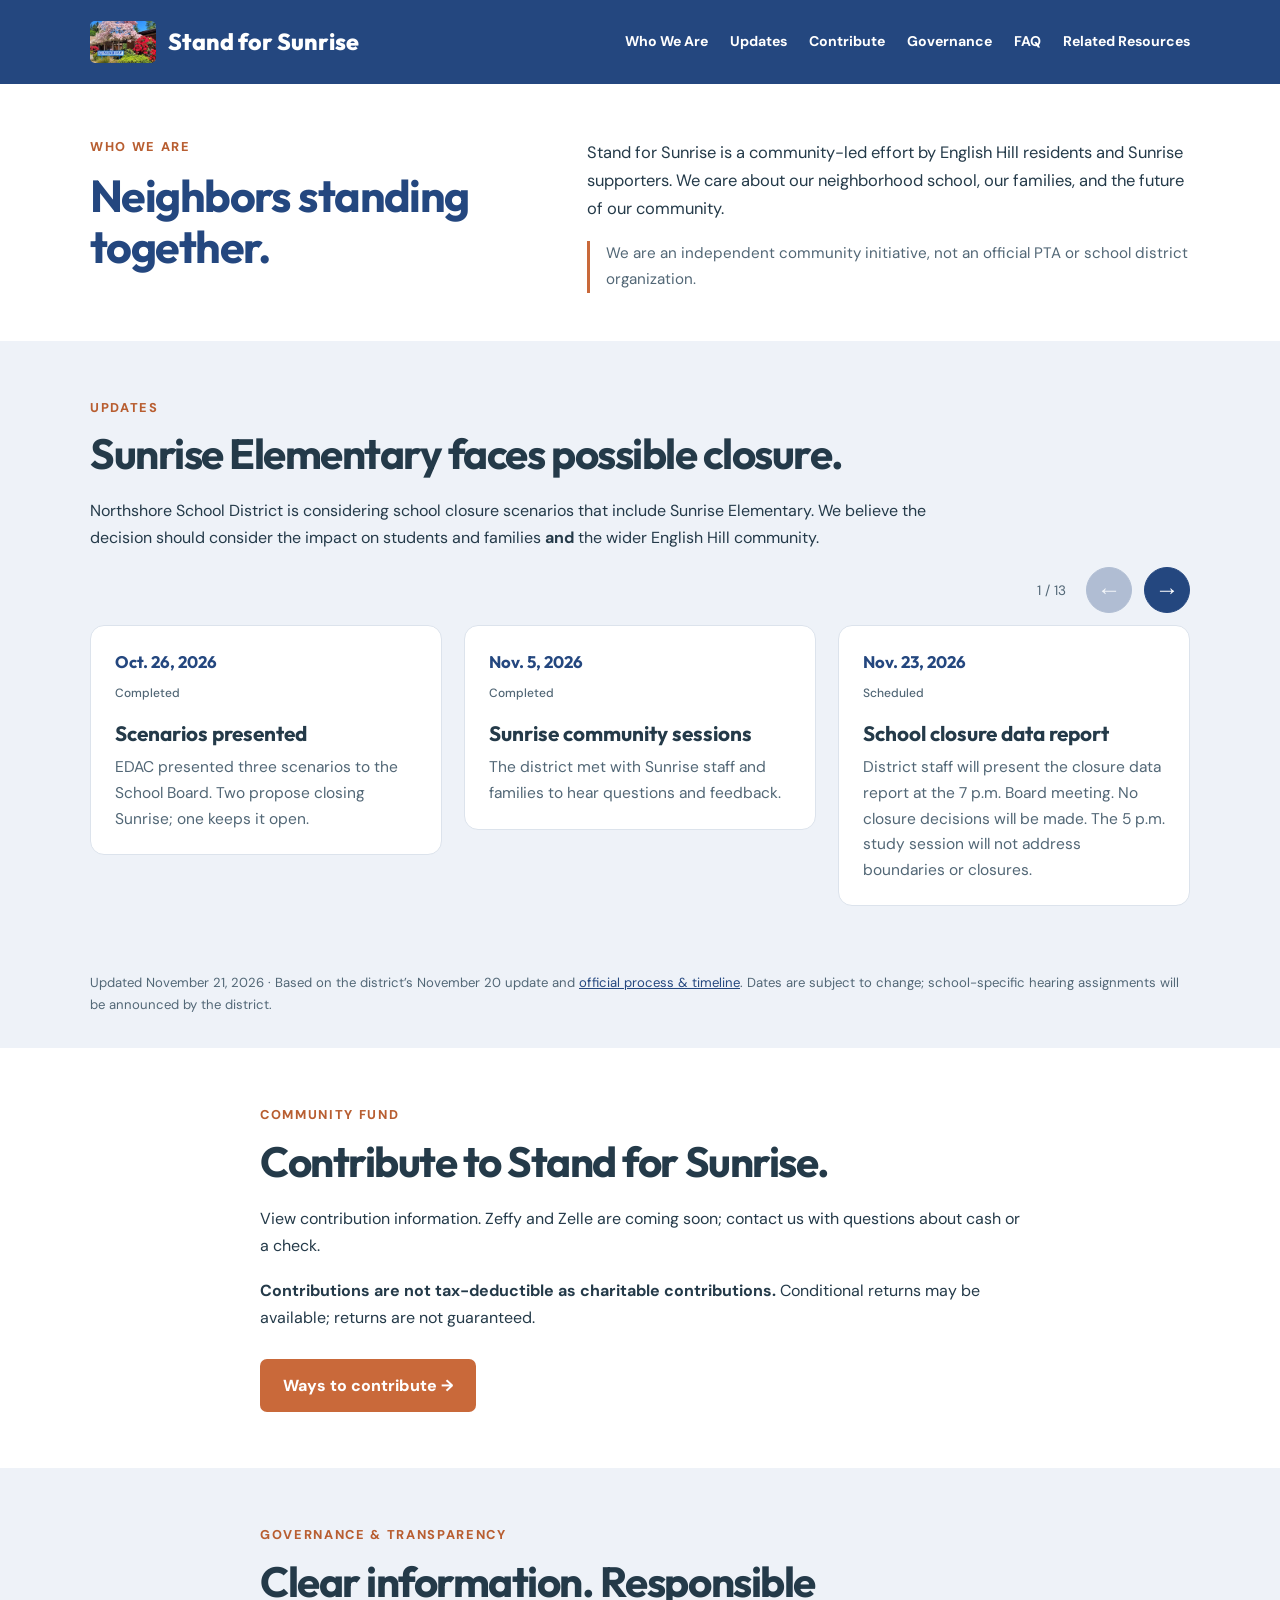
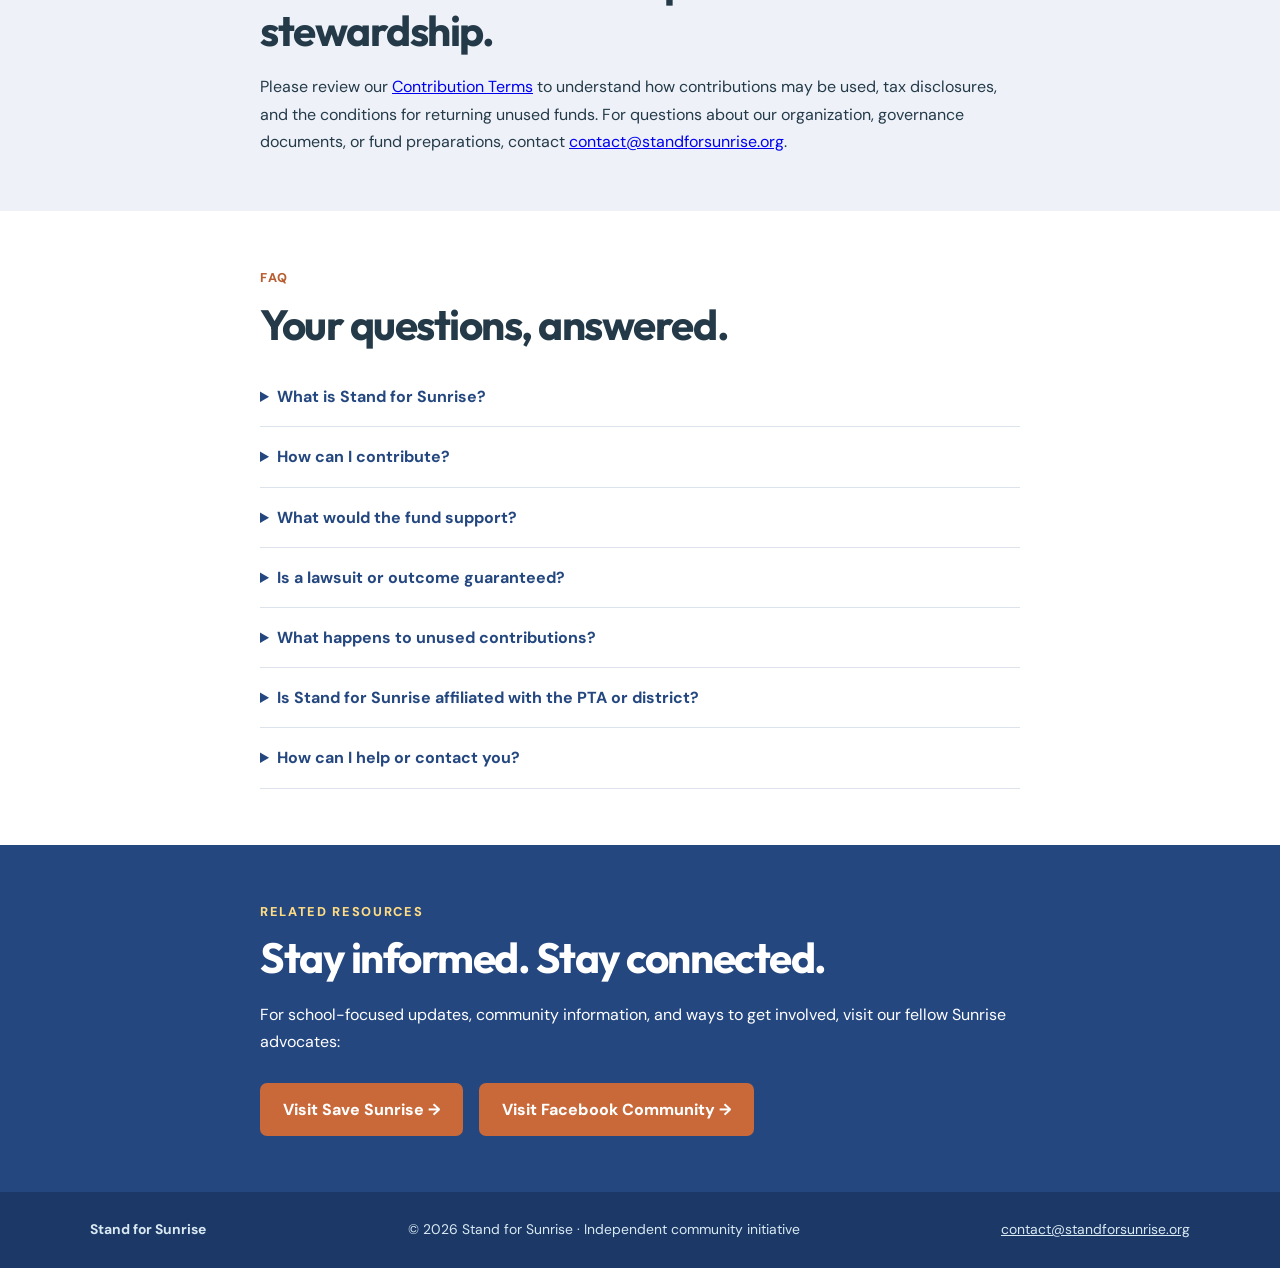
<file: index.html>
<!doctype html><html lang="en"><head><meta charset="utf-8"><meta name="viewport" content="width=device-width,initial-scale=1"><meta name="description" content="Stand for Sunrise: a community-led effort supporting Sunrise Elementary and the English Hill neighborhood."><title>Stand for Sunrise | Our Community. Our Future.</title><link rel="stylesheet" href="style.css?v=20261121-compact-cards"><style id="timeline-styles">.timeline-heading{margin-top:42px}.timeline-heading h3{color:var(--navy);font-size:1.65rem}.closure-timeline{list-style:none;padding:0;margin:28px 0;background:#fff;border:1px solid #dce3ec;border-radius:14px;overflow:hidden}.closure-timeline li{display:grid;grid-template-columns:210px 1fr;gap:30px;padding:25px 30px;border-bottom:1px solid #e5eaf1}.closure-timeline li:last-child{border-bottom:0}.timeline-date{font-family:Outfit,sans-serif;font-weight:700;color:var(--navy);border-left:3px solid var(--gold);padding-left:18px}.timeline-status{display:block;font-family:'DM Sans',sans-serif;font-size:.75rem;font-weight:500;color:var(--muted);margin-top:5px}.timeline-copy h4{font-family:Outfit,sans-serif;font-size:1.2rem;line-height:1.35;margin:0 0 8px}.timeline-copy p{margin:0;color:var(--muted)}.timeline-source{font-size:.82rem;color:var(--muted)}.timeline-source a{color:var(--navy)}@media(max-width:600px){.closure-timeline li{grid-template-columns:1fr;gap:12px;padding:22px}.timeline-status{display:inline-block;margin:0 0 0 12px}.timeline-heading{margin-top:30px}}

/* Horizontal milestone carousel */
.timeline-controls{display:flex;align-items:center;justify-content:flex-end;gap:12px;margin:24px 0 12px}.timeline-controls>span{font-size:.85rem;color:var(--muted);margin-right:8px;font-variant-numeric:tabular-nums}.timeline-arrow{width:46px;height:46px;border-radius:50%;border:1px solid var(--navy);background:var(--navy);color:#fff;font-size:1.5rem;cursor:pointer;transition:background .2s}.timeline-arrow:hover:not(:disabled){background:var(--gold);border-color:var(--gold)}.timeline-arrow:disabled{opacity:.3;cursor:default}.timeline-arrow:focus-visible,.closure-timeline:focus-visible{outline:3px solid var(--gold);outline-offset:4px}.closure-timeline{position:relative;display:flex;gap:22px;overflow-x:auto;scroll-snap-type:x mandatory;scrollbar-width:none;border:0;border-radius:0;background:transparent;margin:0 0 24px;padding:0 0 12px;overscroll-behavior-x:contain}.closure-timeline::-webkit-scrollbar{display:none}.timeline-card{position:relative;flex:0 0 calc((100% - 44px)/3);scroll-snap-align:start;background:#fff;border:1px solid #dce3ec;border-radius:14px;padding:28px;min-height:300px}.timeline-date{border-left:0;padding:0 0 24px;font-size:1.05rem;position:relative;margin-bottom:25px;border-bottom:2px solid #e5eaf1}.timeline-date:after{content:'';position:absolute;width:12px;height:12px;border-radius:50%;background:var(--gold);bottom:-7px;left:0;box-shadow:0 0 0 5px #fff}.timeline-status{display:block;margin:6px 0 0;font-size:.75rem}.timeline-copy h4{font-size:1.3rem}.timeline-copy p{font-size:.97rem}@media(max-width:850px){.timeline-card{flex-basis:calc((100% - 22px)/2)}}@media(max-width:600px){.timeline-card{flex-basis:88%;min-height:290px;padding:24px}.timeline-controls{margin-top:20px}.timeline-status{display:block;margin:6px 0 0}}

/* Clean milestone cards without decorative line or dot */
.timeline-date{border-bottom:0;padding-bottom:0;margin-bottom:22px}.timeline-date:after{display:none}
</style></head><body id="home">
<header class="header"><div class="container nav"><a class="logo" href="#home"><img class="brand-photo" src="sunrise.jpg" alt="Sunrise Elementary school sign"> Stand for Sunrise</a><nav aria-label="Main navigation"><a href="#who">Who We Are</a><a href="#updates">Updates</a><a href="contribute.html">Contribute</a><a href="#governance">Governance</a><a href="#faq">FAQ</a><a href="#resources">Related Resources</a></nav></div></header>
<main><section class="section" id="who"><div class="container who-layout"><div class="who-heading"><p class="eyebrow">WHO WE ARE</p><h2>Neighbors standing together.</h2></div><div class="who-copy"><p>Stand for Sunrise is a community-led effort by English Hill residents and Sunrise supporters. We care about our neighborhood school, our families, and the future of our community.</p><p class="independence-note">We are an independent community initiative, not an official PTA or school district organization.</p></div></div></section>
<section class="section tinted" id="updates"><div class="container"><div class="narrow"><p class="eyebrow">UPDATES</p><h2>Sunrise Elementary faces possible closure.</h2><p>Northshore School District is considering school closure scenarios that include Sunrise Elementary. We believe the decision should consider the impact on students and families <strong>and</strong> the wider English Hill community.</p></div><div class="timeline-controls"><span id="timeline-position" aria-live="polite">1 / 13</span><button type="button" class="timeline-arrow" id="timeline-prev" aria-label="Previous timeline milestone">&#8592;</button><button type="button" class="timeline-arrow" id="timeline-next" aria-label="Next timeline milestone">&#8594;</button></div><div class="closure-timeline" id="closure-timeline" tabindex="0" role="region" aria-label="School closure timeline"><article class="timeline-card"><div class="timeline-date">Oct. 26, 2026<span class="timeline-status">Completed</span></div><div class="timeline-copy"><h4>Scenarios presented</h4><p>EDAC presented three scenarios to the School Board. Two propose closing Sunrise; one keeps it open.</p></div></article><article class="timeline-card"><div class="timeline-date">Nov. 5, 2026<span class="timeline-status">Completed</span></div><div class="timeline-copy"><h4>Sunrise community sessions</h4><p>The district met with Sunrise staff and families to hear questions and feedback.</p></div></article><article class="timeline-card"><div class="timeline-date">Nov. 23, 2026<span class="timeline-status">Scheduled</span></div><div class="timeline-copy"><h4>School closure data report</h4><p>District staff will present the closure data report at the 7 p.m. Board meeting. No closure decisions will be made. The 5 p.m. study session will not address boundaries or closures.</p></div></article><article class="timeline-card"><div class="timeline-date">Dec. 1–3, 2026<span class="timeline-status">Scheduled</span></div><div class="timeline-copy"><h4>Virtual community meetings</h4><p>Topic-based, 90-minute webinars will include moderated Q&amp;A and interpretation. Board members will attend as listeners. Join links will be posted by the district.</p></div></article><article class="timeline-card"><div class="timeline-date">Dec. 7, 8, 15 &amp; 17, 2026<span class="timeline-status">Tentative</span></div><div class="timeline-copy"><h4>K–12 boundary meetings</h4><p>Four feeder-pattern community meetings will discuss proposed boundary changes and gather feedback. Targeted invitations and interpretation will be provided; one meeting will also address Shelton View’s planned building replacement.</p></div></article><article class="timeline-card"><div class="timeline-date">Early January 2027<span class="timeline-status">Details pending</span></div><div class="timeline-copy"><h4>Multilingual family meeting</h4><p>A meeting for Spanish- and Portuguese-speaking families is planned. The district will share details directly with these families.</p></div></article><article class="timeline-card"><div class="timeline-date">Jan. 8, 2027<span class="timeline-status">Deadline</span></div><div class="timeline-copy"><h4>Alternative proposals due</h4><p>Submit formal alternatives and supporting documents through the district feedback form for staff feasibility analysis and potential EDAC consideration. General feedback does not require a formal proposal.</p></div></article><article class="timeline-card"><div class="timeline-date">Jan. 14, 2027<span class="timeline-status">Scheduled</span></div><div class="timeline-copy"><h4>Conversations with the Board</h4><p>Share feedback with the School Board. The district will announce the location and format; interpretation will be provided.</p></div></article><article class="timeline-card"><div class="timeline-date">Jan. 26 &amp; 28, 2027<span class="timeline-status">Scheduled</span></div><div class="timeline-copy"><h4>Public hearings: first round</h4><p>Schools identified for potential closure will each be scheduled once in this round. Sunrise’s specific hearing date and details will be communicated directly to its community.</p></div></article><article class="timeline-card"><div class="timeline-date">Mar. 1 &amp; 2, 2027<span class="timeline-status">Scheduled</span></div><div class="timeline-copy"><h4>Public hearings: second round</h4><p>Each school identified for potential closure will have another hearing in this round. The district will notify each affected school community of its assigned date.</p></div></article><article class="timeline-card"><div class="timeline-date">Mar. 8, 2027<span class="timeline-status">Updated date</span></div><div class="timeline-copy"><h4>First reading of recommendations</h4><p>The School Board will hear EDAC’s final recommendations at a first reading, ahead of the final vote.</p></div></article><article class="timeline-card"><div class="timeline-date">Mar. 22, 2027<span class="timeline-status">Updated date</span></div><div class="timeline-copy"><h4>School Board final vote</h4><p>The Board is scheduled to vote on K–12 boundary adjustments and potential elementary school closures. The online feedback form remains open through this date.</p></div></article><article class="timeline-card"><div class="timeline-date">Fall 2028<span class="timeline-status">If approved</span></div><div class="timeline-copy"><h4>Earliest implementation</h4><p>Any approved changes would take effect no earlier than fall 2028.</p></div></article></div><p class="timeline-source">Updated November 21, 2026 · Based on the district’s November 20 update and <a href="https://www.nsd.org/our-district/who-we-are/enrollment-boundaries/process-and-timeline-page-content" target="_blank" rel="noopener noreferrer">official process &amp; timeline</a>. Dates are subject to change; school-specific hearing assignments will be announced by the district.</p></div></section>
<section class="section" id="fund"><div class="container narrow"><p class="eyebrow">COMMUNITY FUND</p><h2>Contribute to Stand for Sunrise.</h2><p>View contribution information. Zeffy and Zelle are coming soon; contact us with questions about cash or a check.</p><p><strong>Contributions are not tax-deductible as charitable contributions.</strong> Conditional returns may be available; returns are not guaranteed.</p><a class="button" href="contribute.html">Ways to contribute →</a></div></section>
<section class="section tinted" id="governance"><div class="container narrow"><p class="eyebrow">GOVERNANCE &amp; TRANSPARENCY</p><h2>Clear information. Responsible stewardship.</h2><p>Please review our <a href="contributor-agreement.html">Contribution Terms</a> to understand how contributions may be used, tax disclosures, and the conditions for returning unused funds. For questions about our organization, governance documents, or fund preparations, contact <a href="mailto:contact@standforsunrise.org">contact@standforsunrise.org</a>.</p></div></section><section class="section" id="faq"><div class="container narrow"><p class="eyebrow">FAQ</p><h2>Your questions, answered.</h2>
<details><summary>What is Stand for Sunrise?</summary><p>We are an independent, community-led effort by English Hill residents and Sunrise supporters, preparing legal support to help evaluate options for protecting our school and community.</p></details>
<details><summary>How can I contribute?</summary><p>Visit our <a href="contribute.html">Contribute page</a> for payment options, fee information, and contribution disclosures.</p></details>
<details><summary>What would the fund support?</summary><p>The planned fund would support research, professional consultation, and evaluation of potential legal options. Final permitted uses will be published before contributions open.</p></details>
<details><summary>Is a lawsuit or outcome guaranteed?</summary><p>No. Any legal action would depend on professional advice, available resources, and the organization’s decision-making process. No outcome is guaranteed.</p></details>
<details><summary>What happens to unused contributions?</summary><p>The contribution and refund policy is being finalized. Applicable conditions will be published before fundraising opens.</p></details>
<details><summary>Is Stand for Sunrise affiliated with the PTA or district?</summary><p>We are independent of, and are not endorsed by, the PTA or Northshore School District.</p></details>
<details><summary>How can I help or contact you?</summary><p>Email <a href="mailto:contact@standforsunrise.org">contact@standforsunrise.org</a> to ask questions or offer volunteer expertise. You can also visit the <a href="https://www.facebook.com/groups/1596984268334852" target="_blank" rel="noopener noreferrer">Facebook community group</a>.</p></details>
</div></section><section class="section resource-section" id="resources"><div class="container narrow"><p class="eyebrow">RELATED RESOURCES</p><h2>Stay informed. Stay connected.</h2><p>For school-focused updates, community information, and ways to get involved, visit our fellow Sunrise advocates:</p><a class="button" href="https://sunrisesoars.org/" target="_blank" rel="noopener noreferrer">Visit Save Sunrise →</a> <a class="button" href="https://www.facebook.com/groups/1596984268334852" target="_blank" rel="noopener noreferrer">Visit Facebook Community →</a></div></section></main>
<footer><div class="container footer"><strong>Stand for Sunrise</strong><span>© 2026 Stand for Sunrise · Independent community initiative</span><a href="mailto:contact@standforsunrise.org">contact@standforsunrise.org</a></div></footer><script>
(()=>{const track=document.getElementById('closure-timeline'),prev=document.getElementById('timeline-prev'),next=document.getElementById('timeline-next'),position=document.getElementById('timeline-position');const cards=[...track.children];const reduce=matchMedia('(prefers-reduced-motion: reduce)');function current(){return cards.reduce((best,card,i)=>Math.abs(card.offsetLeft-track.offsetLeft-track.scrollLeft)<Math.abs(cards[best].offsetLeft-track.offsetLeft-track.scrollLeft)?i:best,0)}function update(){prev.disabled=track.scrollLeft<2;next.disabled=track.scrollLeft>=track.scrollWidth-track.clientWidth-2;position.textContent=(current()+1)+' / '+cards.length}function move(dir){const width=cards[0].getBoundingClientRect().width+22;track.scrollBy({left:dir*width,behavior:reduce.matches?'instant':'smooth'})}prev.addEventListener('click',()=>move(-1));next.addEventListener('click',()=>move(1));track.addEventListener('keydown',e=>{if(e.key==='ArrowRight'||e.key==='ArrowLeft'){e.preventDefault();move(e.key==='ArrowRight'?1:-1)}});track.addEventListener('scroll',update,{passive:true});window.addEventListener('resize',update);update()})();
</script></body></html>
</file>
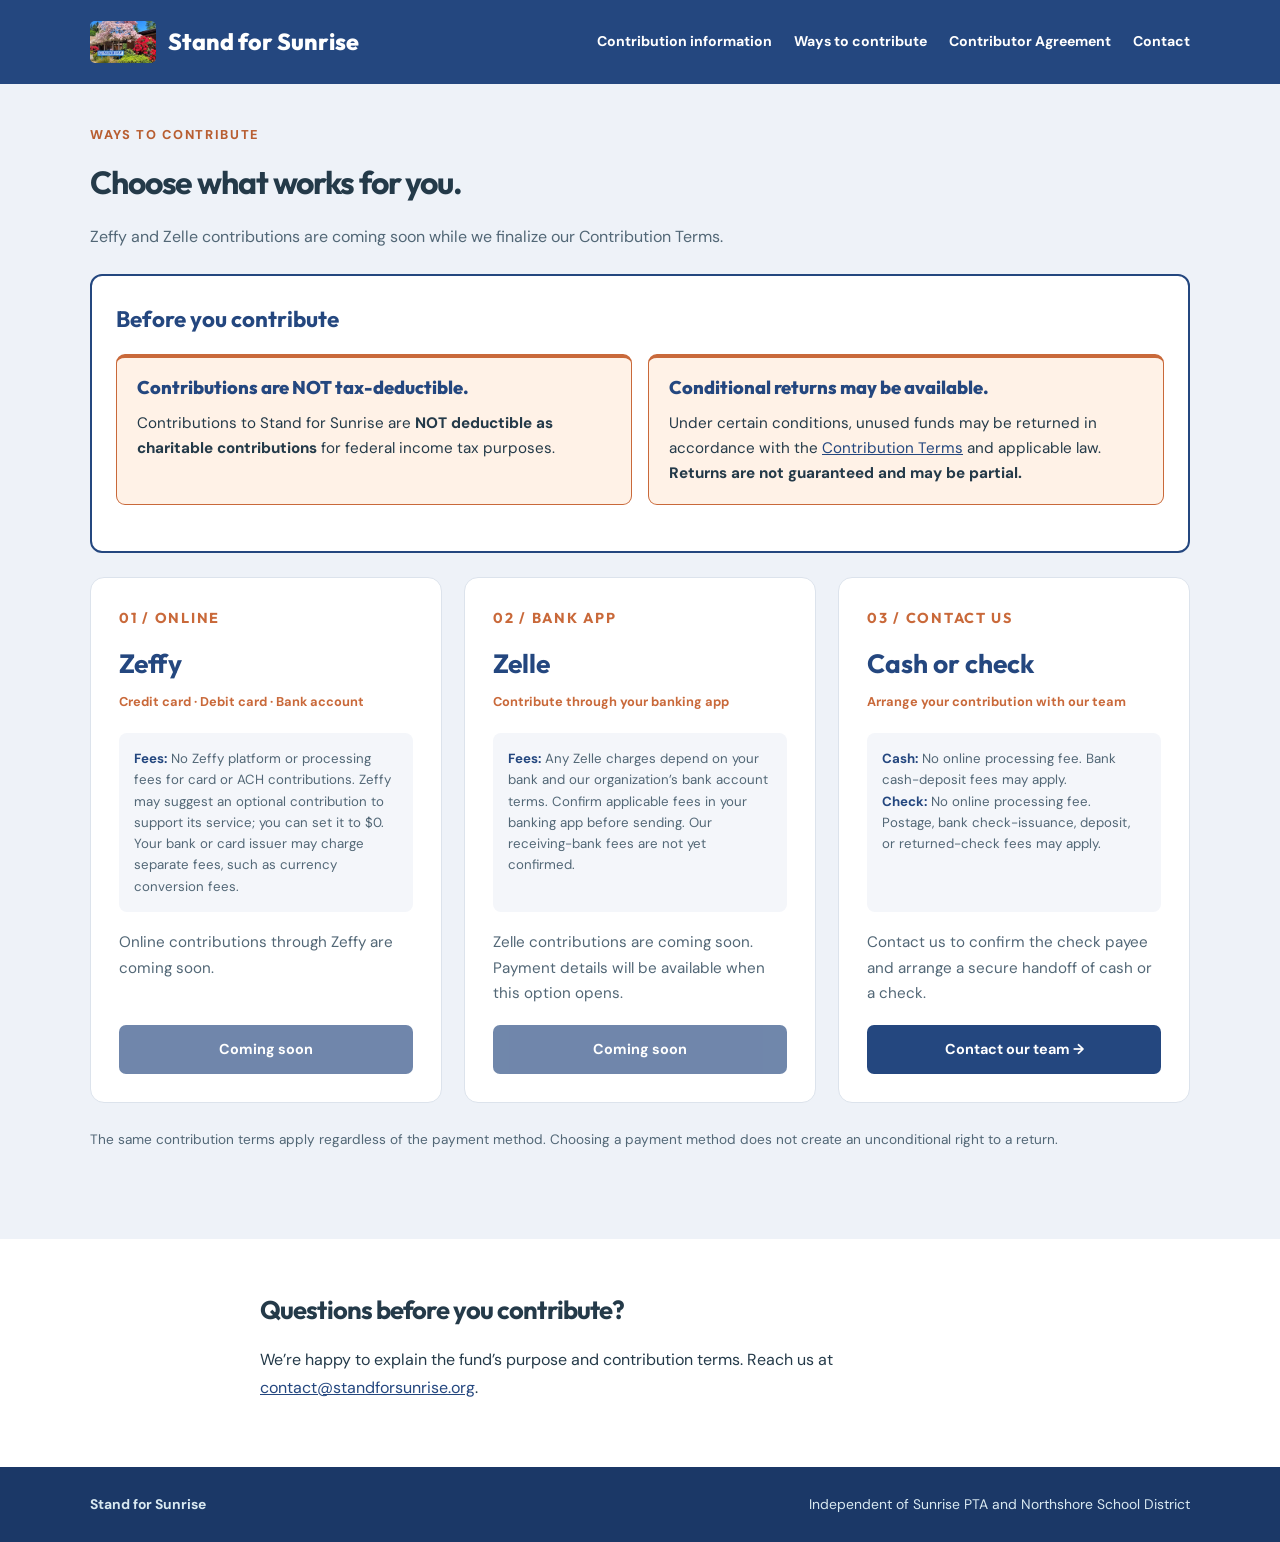
<file: contribute.html>
<!doctype html><html lang="en"><head><meta charset="utf-8"><meta name="viewport" content="width=device-width,initial-scale=1"><meta name="robots" content="noindex,nofollow"><title>Contribute | Stand for Sunrise</title><style>@import url('https://fonts.googleapis.com/css2?family=DM+Sans:wght@400;500;600;700&family=Outfit:wght@400;500;600;700;800&display=swap');
:root{--navy:#24477f;--blue:#24477f;--sky:#eef2f8;--gold:#c9693a;--ink:#243a49;--muted:#526776}
*{box-sizing:border-box}html{scroll-behavior:smooth}body{margin:0;min-width:320px;background:#fff;color:var(--ink);font-family:'DM Sans',sans-serif;line-height:1.7}h1,h2,h3,.logo{font-family:Outfit,sans-serif}h1,h2{line-height:1.15;letter-spacing:-.035em}h1{font-size:clamp(3rem,6.5vw,6rem);margin:16px 0 25px}h2{font-size:clamp(2rem,3.5vw,3.15rem);margin:8px 0 22px}h3{font-size:1.4rem;margin:12px 0}p{margin:0 0 18px}.container{width:min(100% - 96px,1100px);margin-inline:auto}.narrow{max-width:760px;margin-inline:auto}.header{background:#fff;box-shadow:0 2px 12px #173c5512}.nav{min-height:84px;display:flex;align-items:center;justify-content:space-between;gap:25px}.logo{font-weight:800;font-size:1.45rem;text-decoration:none;color:var(--navy);white-space:nowrap}.sun{color:#c9693a;font-size:1.8rem;vertical-align:middle}nav{display:flex;gap:22px;flex-wrap:wrap}nav a{text-decoration:none;font-weight:700;color:var(--navy);font-size:.88rem}.hero{background:linear-gradient(125deg,#24477f,#24477f);color:white;padding:110px 0 115px}.hero-inner{max-width:760px}.hero h1 span{color:var(--gold)}.lead{font-size:1.22rem;max-width:580px;color:#e9f5fb}.eyebrow{font-size:.8rem;font-weight:800;letter-spacing:.13em;color:#b85e31}.hero .eyebrow{color:#f0a477}.section{padding:90px 0}.tinted{background:var(--sky)}.cards{display:grid;grid-template-columns:repeat(3,minmax(0,1fr));gap:22px;margin-top:42px}.cards article{background:#fff;border:1px solid #dcebf1;border-radius:14px;padding:28px}.icon{font-size:2.2rem;color:#c9693a}.callout{border-left:5px solid var(--gold);background:#f8fbfc;padding:28px 32px;margin-top:30px;border-radius:0 10px 10px 0}.callout p{margin:15px 0 0}.badge{display:inline-block;background:#f7e3d8;border-radius:30px;padding:4px 12px;font-size:.77rem;font-weight:800;letter-spacing:.06em}.resource-section{background:var(--navy);color:white}.resource-section .eyebrow{color:#ffdc83}.button{display:inline-block;background:var(--gold);color:#fff;padding:13px 23px;border-radius:7px;text-decoration:none;font-weight:800;margin-top:10px}footer{background:#1b3867;color:#d9e9f1}.footer{padding-top:26px;padding-bottom:26px;display:flex;justify-content:space-between;gap:15px;flex-wrap:wrap;font-size:.87rem}@media(max-width:850px){.nav{padding:18px 0;display:block}nav{margin-top:12px;gap:12px 20px}.cards{grid-template-columns:1fr}.section{padding:65px 0}}@media(max-width:600px){.container{width:calc(100% - 40px)}.hero{padding:75px 0 85px}h1{font-size:clamp(2.7rem,11vw,4rem)}.cards{margin-top:30px}.callout{padding:22px}.logo{font-size:1.25rem}nav a{font-size:.8rem}}
.logo{display:inline-flex;align-items:center}.logo @media(max-width:600px){}

/* Compact, borderless school-photo wordmark */
.logo{display:inline-flex;align-items:center;gap:12px;line-height:1.2}.brand-photo{display:block;width:66px;height:42px;object-fit:cover;object-position:50% 77%;border:0;border-radius:5px;margin:0;box-shadow:none;flex-shrink:0}@media(max-width:600px){.brand-photo{width:54px;height:36px}.logo{gap:9px}}

/* Sunrise-blue header */
.header{background:#24477f;box-shadow:none}.header .logo,.header nav a{color:#fff}.header nav a:hover{color:#f1c5ac}.header .logo{color:#fff}

details{border-bottom:1px solid #dce3ec;padding:19px 0}summary{cursor:pointer;font-weight:700;color:var(--navy)}details p{margin:15px 0 0}details a{color:var(--navy);overflow-wrap:anywhere}footer a{color:inherit}a:focus-visible,summary:focus-visible{outline:3px solid var(--gold);outline-offset:4px}@media(prefers-reduced-motion:reduce){html{scroll-behavior:auto}}

.governance-docs{margin-top:30px}.governance-docs article{padding:22px 0;border-bottom:1px solid #d5dfeb}.governance-docs article p{margin-bottom:12px}#governance .callout a{overflow-wrap:anywhere;color:var(--navy)}.resource-section .button{margin-right:12px}nav{justify-content:flex-end}


.preview-note{background:#fff3e9;color:#794321;text-align:center;padding:9px 20px;font-size:.8rem}.contribute-hero{padding:65px 0 35px}.contribute-hero h1{font-size:clamp(2.5rem,5vw,4rem);color:var(--navy);margin-top:12px}.intro{font-size:1.12rem;color:var(--muted);max-width:640px}.disclosures{display:grid;grid-template-columns:1fr 1fr;gap:20px;margin:32px 0}.disclosure{border:1px solid #dce3ec;background:white;border-radius:12px;padding:25px;border-top:4px solid var(--gold)}.disclosure h2{font-size:1.35rem;letter-spacing:0;line-height:1.3;margin:0 0 10px}.disclosure p{font-size:.95rem;margin:0}.contribute-options{padding:40px 0 70px;background:var(--sky)}.contribute-options h2{font-size:2rem}.method-grid{display:grid;grid-template-columns:repeat(3,minmax(0,1fr));gap:22px}.method{display:flex;flex-direction:column;background:white;border:1px solid #dce3ec;border-radius:14px;padding:28px}.method-number{font-family:Outfit,sans-serif;color:var(--gold);font-size:.9rem;font-weight:700;letter-spacing:.12em}.method h3{color:var(--navy);font-size:1.65rem;margin-bottom:4px}.method p{color:var(--muted);font-size:.95rem}.method .method-caption{font-size:.8rem;color:var(--gold);font-weight:700;margin-bottom:20px}.method details{margin-top:auto;border-bottom:0;padding-bottom:0}.method summary{display:block;padding:12px 16px;background:var(--navy);color:white;border-radius:7px;text-align:center;font-size:.9rem;list-style:none}.method summary::-webkit-details-marker{display:none}.method details[open] summary{background:var(--gold)}.method details p{padding-top:2px}.method a{color:var(--navy);overflow-wrap:anywhere}.qr-placeholder{border:2px dashed #bdcbdc;background:var(--sky);border-radius:9px;padding:24px 15px;text-align:center;margin:18px 0 12px;font-size:.85rem;color:var(--muted)}.policy-note{font-size:.85rem;color:var(--muted);margin-top:25px}.questions{padding:48px 0}.questions h2{font-size:1.6rem}.questions a{color:var(--navy)}@media(max-width:850px){.method-grid{grid-template-columns:1fr}.method{padding:25px}.method details{margin-top:10px}}@media(max-width:600px){.disclosures{grid-template-columns:1fr}.contribute-hero{padding-top:40px}.contribute-options{padding-top:32px}}
.payment-fees{background:#f4f6fa;border-radius:8px;padding:15px;font-size:.83rem!important;line-height:1.6;color:var(--muted)}.payment-fees strong{color:var(--navy)}.important-label{margin-top:26px;font-size:.8rem;font-weight:800;letter-spacing:.11em;color:#984621}.disclosures{margin-top:14px;gap:24px}.disclosure{background:#fff2e7;border:2px solid #c9693a;border-top:6px solid #c9693a;padding:30px;box-shadow:0 6px 20px #24477f0d}.disclosure h2{color:#24477f;font-size:clamp(1.35rem,2.3vw,1.8rem);font-weight:800;margin-bottom:16px}.disclosure p{font-size:1.05rem;line-height:1.75}.disclosure strong{font-weight:800;color:#243a49}@media(max-width:600px){.disclosure{padding:23px}.disclosure p{font-size:1rem}}.method .button,.method summary,.method details[open] summary{background:var(--navy);color:#fff;border:0;font-weight:700;text-align:center;text-decoration:none;border-radius:7px;padding:12px 16px;font-size:.9rem;line-height:1.7}.method .button{display:block;margin-top:auto}.method .button:hover,.method summary:hover,.method details[open] summary:hover{background:var(--navy);color:#fff}.method .button:focus-visible,.method summary:focus-visible{outline:3px solid var(--navy);outline-offset:4px}/* Keep all payment actions aligned when details expand. */@media(min-width:851px){.method-grid{grid-template-rows:repeat(6,auto);row-gap:0}.method{display:grid;grid-template-rows:subgrid;grid-row:span 6;row-gap:0}.method>details,.method>.button{align-self:start;margin-top:0}.method>details{padding-top:0}.method>.button{margin-bottom:0}} .contribution-confirmation{background:#fff;border:2px solid var(--navy);border-radius:12px;padding:24px;margin:24px 0}.contribution-confirmation h3{color:var(--navy);margin-top:0}.confirmation-label{display:flex;align-items:flex-start;gap:14px;font-size:1rem;cursor:pointer}.confirmation-label input{width:22px;height:22px;flex:0 0 22px;margin:4px 0 0;accent-color:var(--navy)}.confirmation-label a,.contribution-confirmation a{color:var(--navy);text-decoration:underline}.confirmation-label input:focus-visible{outline:3px solid var(--navy);outline-offset:4px}#confirmation-status{font-size:.9rem;color:var(--muted);margin:14px 0 0}.method [aria-disabled="true"]{opacity:.5;cursor:not-allowed}.method details[inert]>:not(summary){display:none}
/* Compact disclosures within the contribution confirmation. */
.contribution-confirmation .disclosures{gap:16px;margin:16px 0 22px}
.contribution-confirmation .disclosure{padding:18px 20px;border-width:1px;border-top-width:4px;border-radius:9px;box-shadow:none}
.contribution-confirmation .disclosure h2{font-size:1.15rem;line-height:1.35;letter-spacing:0;margin:0 0 10px}
.contribution-confirmation .disclosure p{font-size:.95rem;line-height:1.65;margin:0}
@media(max-width:600px){.contribution-confirmation .disclosures{grid-template-columns:1fr;gap:12px}.contribution-confirmation .disclosure{padding:16px}}

.method .coming-soon{width:100%;font-family:inherit;cursor:default;opacity:.65}.availability-note{color:var(--muted);margin:0 0 22px}
</style></head><body><header class="header"><div class="container nav"><a class="logo" href="index.html"><img class="brand-photo" src="sunrise.jpg" alt="Sunrise Elementary school sign">Stand for Sunrise</a><nav aria-label="Page navigation"><a href="#contribution-info">Contribution information</a><a href="#ways">Ways to contribute</a><a href="contributor-agreement.html">Contributor Agreement</a><a href="#contact">Contact</a></nav></div></header><main><section class="contribute-options" id="ways"><div class="container"><p class="eyebrow">WAYS TO CONTRIBUTE</p><h2>Choose what works for you.</h2><p class="availability-note">Zeffy and Zelle contributions are coming soon while we finalize our Contribution Terms.</p><div class="contribution-confirmation" id="contribution-info"><h3>Before you contribute</h3><div class="disclosures"><article class="disclosure"><h2>Contributions are NOT tax-deductible.</h2><p>Contributions to Stand for Sunrise are <strong>NOT deductible as charitable contributions</strong> for federal income tax purposes.</p></article><article class="disclosure"><h2>Conditional returns may be available.</h2><p>Under certain conditions, unused funds may be returned in accordance with the <a href="https://standforsunrise.org/contributor-agreement.html" target="_blank" rel="noopener noreferrer">Contribution Terms</a> and applicable law. <strong>Returns are not guaranteed and may be partial.</strong></p></article></div></div><div class="method-grid"><article class="method"><span class="method-number">01 / ONLINE</span><h3>Zeffy</h3><p class="method-caption">Credit card · Debit card · Bank account</p><p class="payment-fees"><strong>Fees:</strong> No Zeffy platform or processing fees for card or ACH contributions. Zeffy may suggest an optional contribution to support its service; you can set it to $0. Your bank or card issuer may charge separate fees, such as currency conversion fees.</p><p>Online contributions through Zeffy are coming soon.</p><button class="button coming-soon" type="button" disabled>Coming soon</button></article><article class="method"><span class="method-number">02 / BANK APP</span><h3>Zelle</h3><p class="method-caption">Contribute through your banking app</p><p class="payment-fees"><strong>Fees:</strong> Any Zelle charges depend on your bank and our organization’s bank account terms. Confirm applicable fees in your banking app before sending. Our receiving-bank fees are not yet confirmed.</p><p>Zelle contributions are coming soon. Payment details will be available when this option opens.</p><button class="button coming-soon" type="button" disabled>Coming soon</button></article><article class="method"><span class="method-number">03 / CONTACT US</span><h3>Cash or check</h3><p class="method-caption">Arrange your contribution with our team</p><p class="payment-fees"><strong>Cash:</strong> No online processing fee. Bank cash-deposit fees may apply.<br><strong>Check:</strong> No online processing fee. Postage, bank check-issuance, deposit, or returned-check fees may apply.</p><p>Contact us to confirm the check payee and arrange a secure handoff of cash or a check.</p><details><summary>Contact our team →</summary><p>Email <a href="mailto:contact@standforsunrise.org?subject=Cash%20or%20check%20contribution%20inquiry">contact@standforsunrise.org</a> to discuss arrangements.</p><p>Please contact us before mailing a check or delivering cash.</p></details></article></div><p class="policy-note">The same contribution terms apply regardless of the payment method. Choosing a payment method does not create an unconditional right to a return.</p></div></section><section class="questions" id="contact"><div class="container narrow"><h2>Questions before you contribute?</h2><p>We’re happy to explain the fund’s purpose and contribution terms. Reach us at <a href="mailto:contact@standforsunrise.org">contact@standforsunrise.org</a>.</p></div></section></main><footer><div class="container footer"><strong>Stand for Sunrise</strong><span>Independent of Sunrise PTA and Northshore School District</span></div></footer></body></html>
</file>
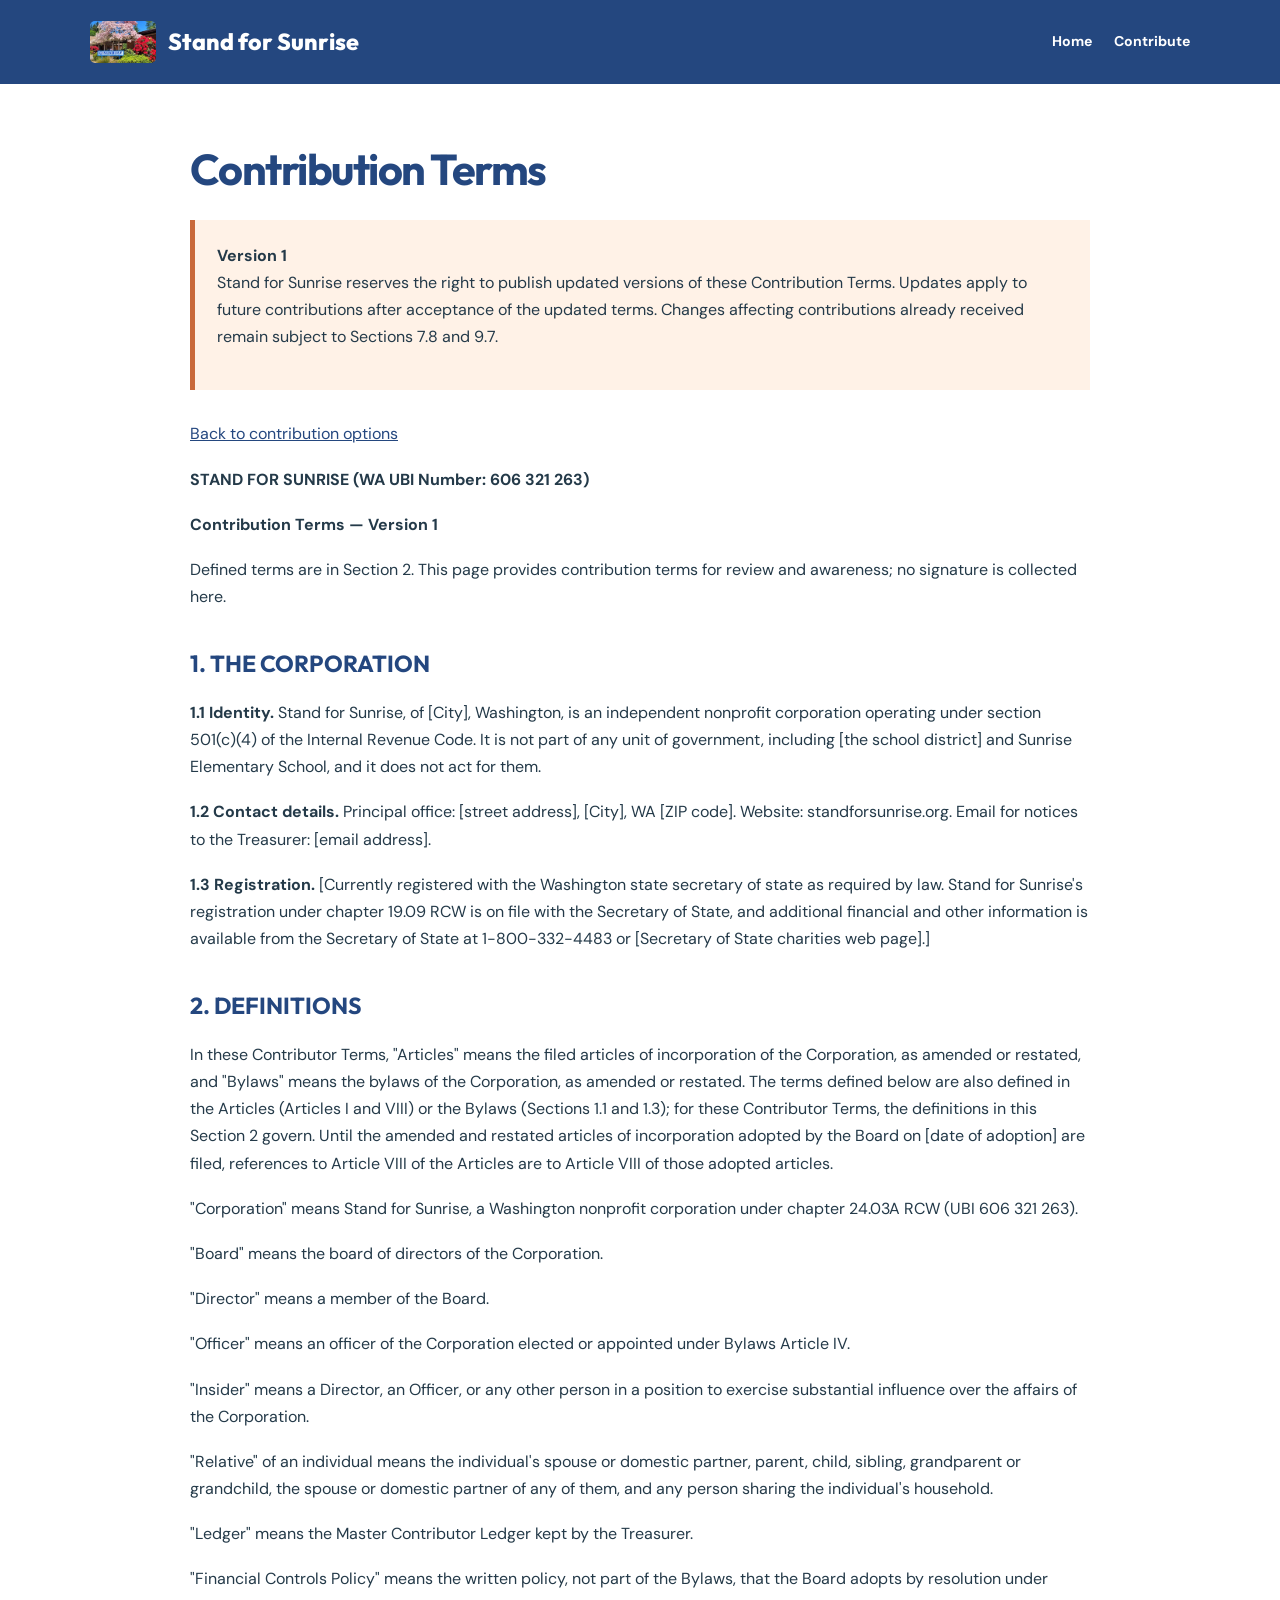
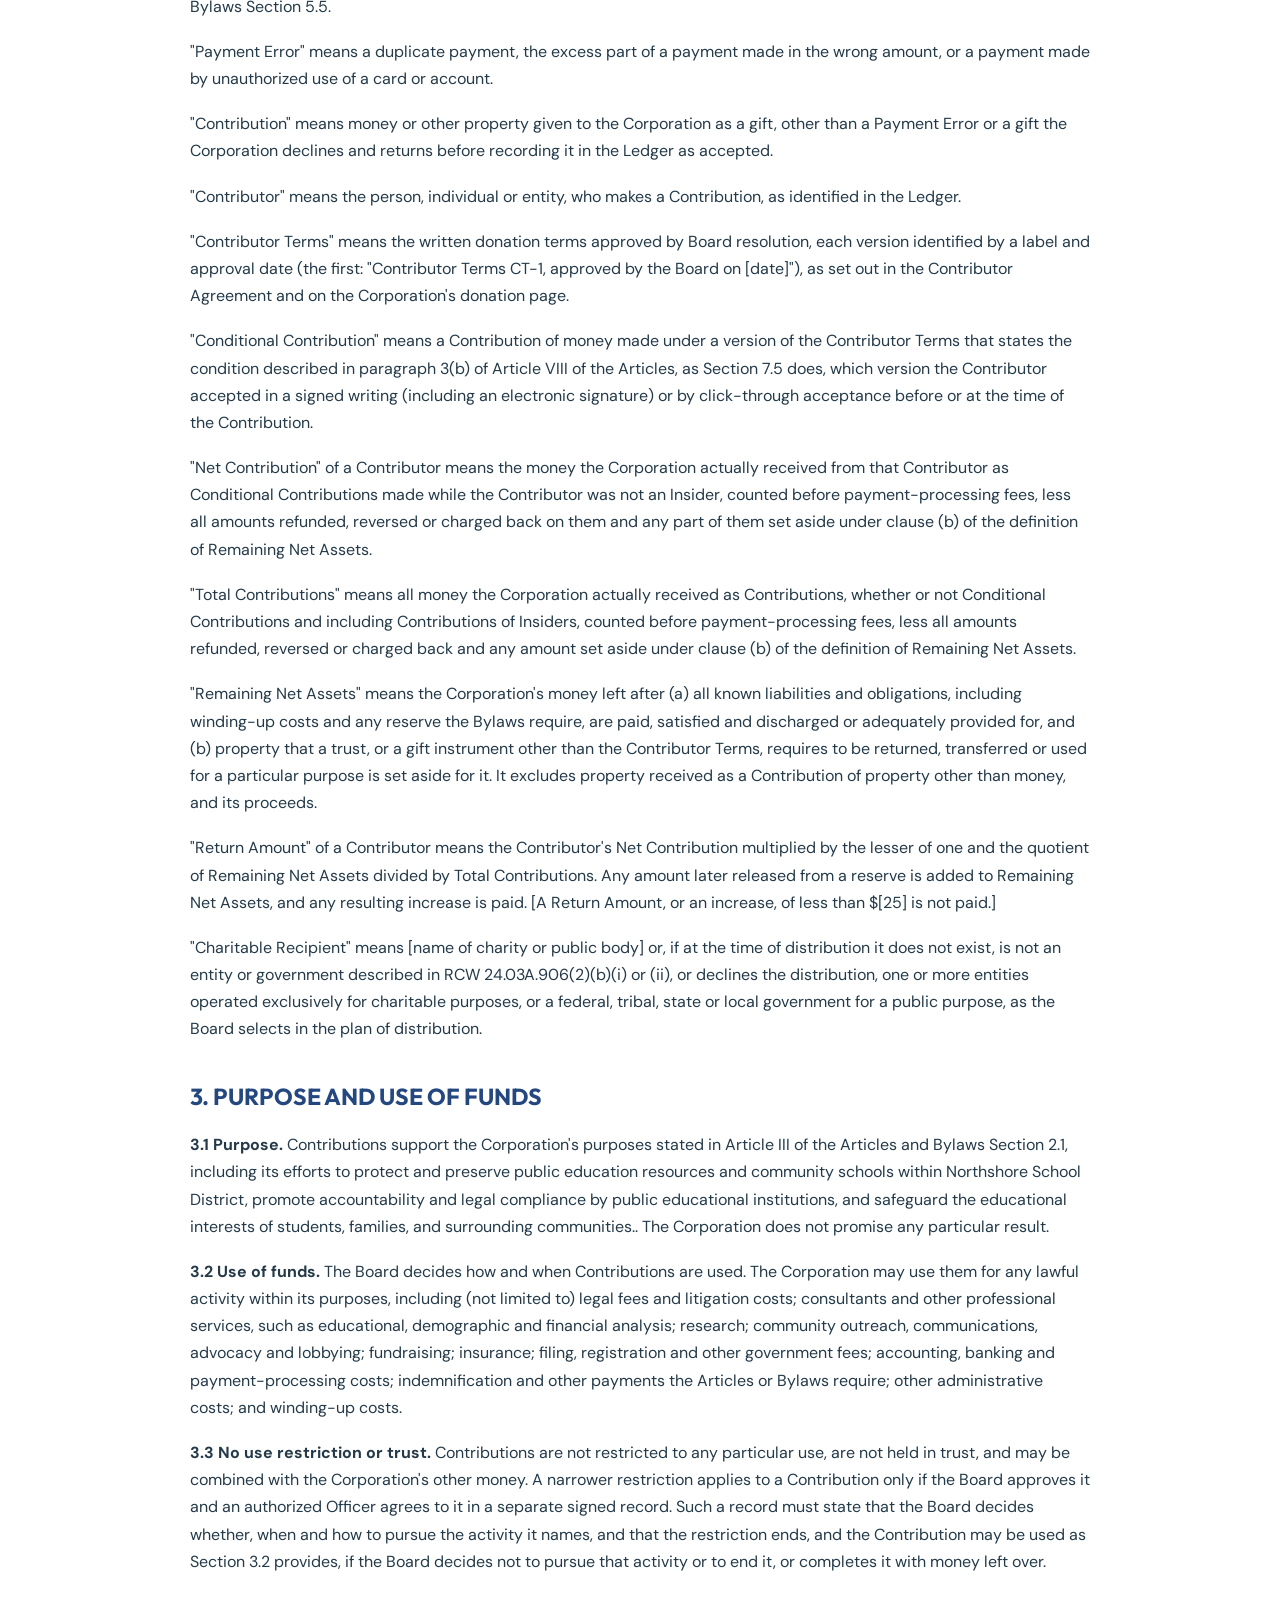
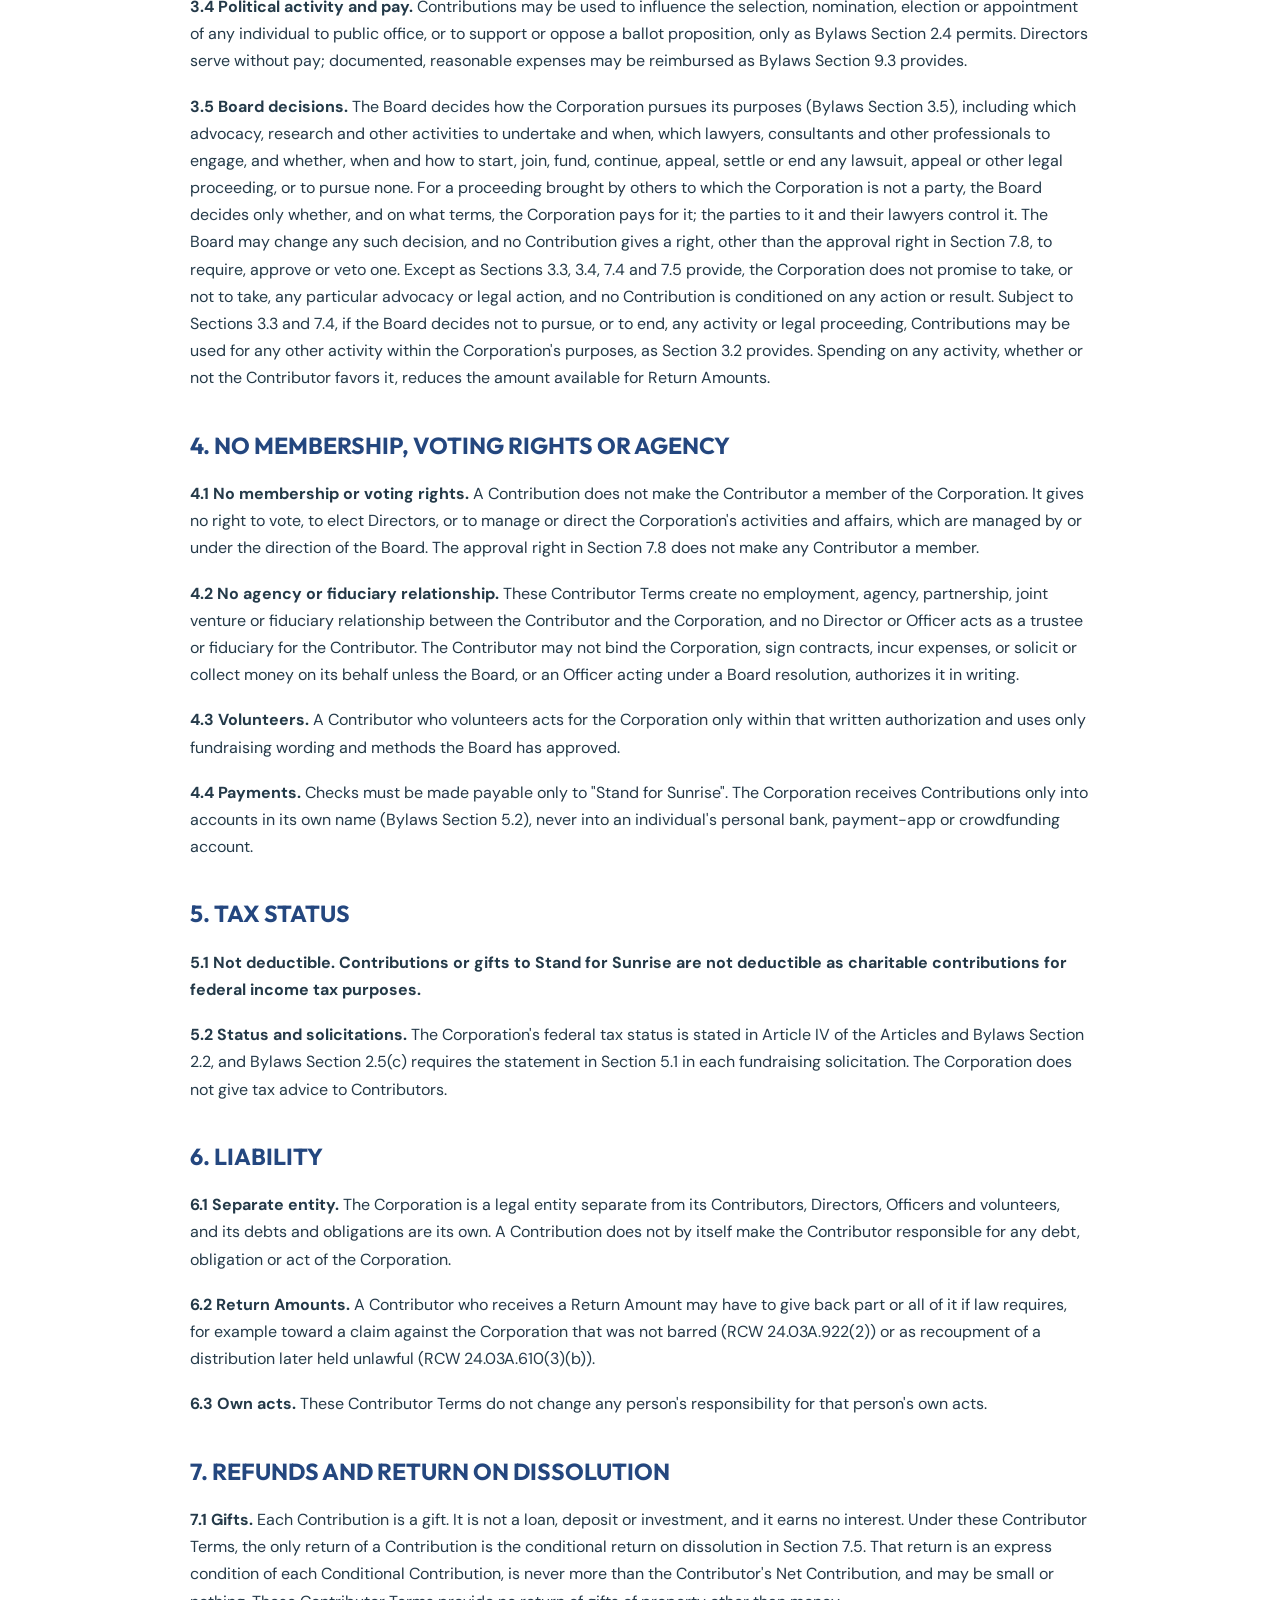
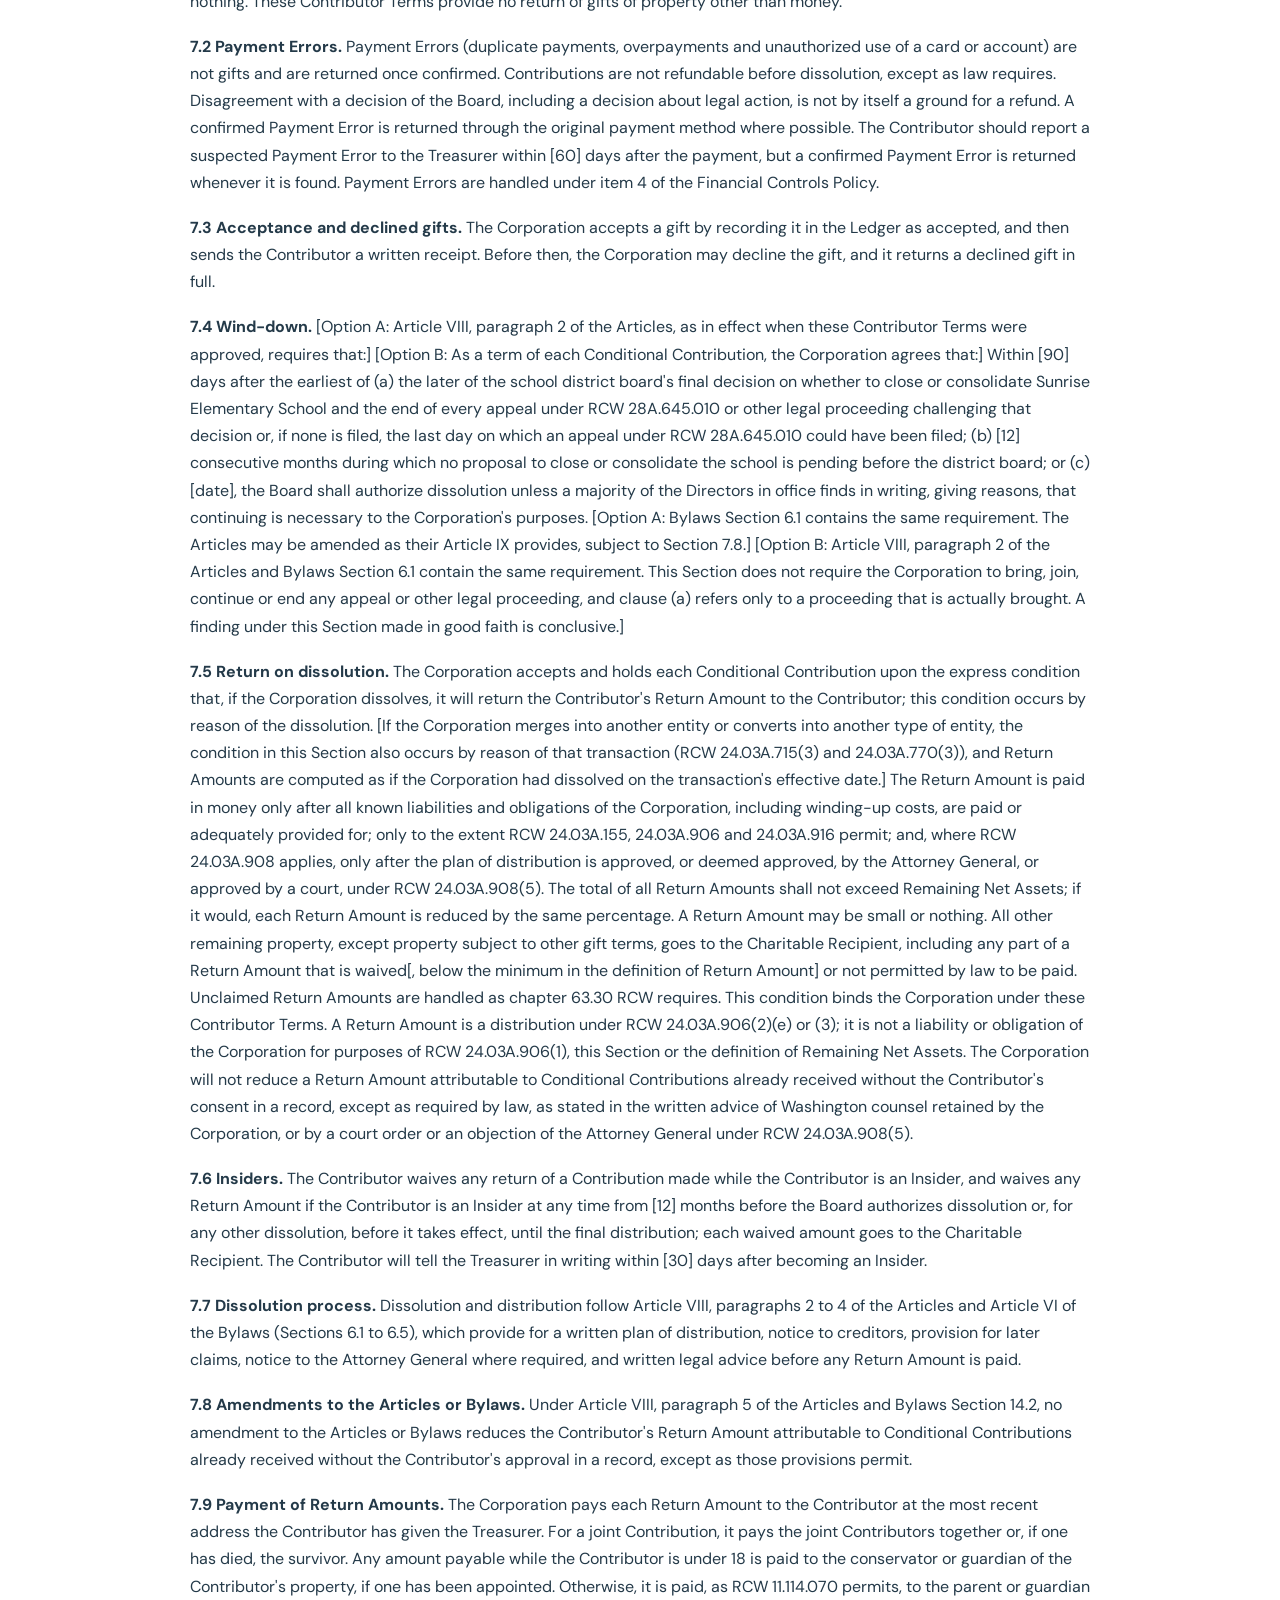
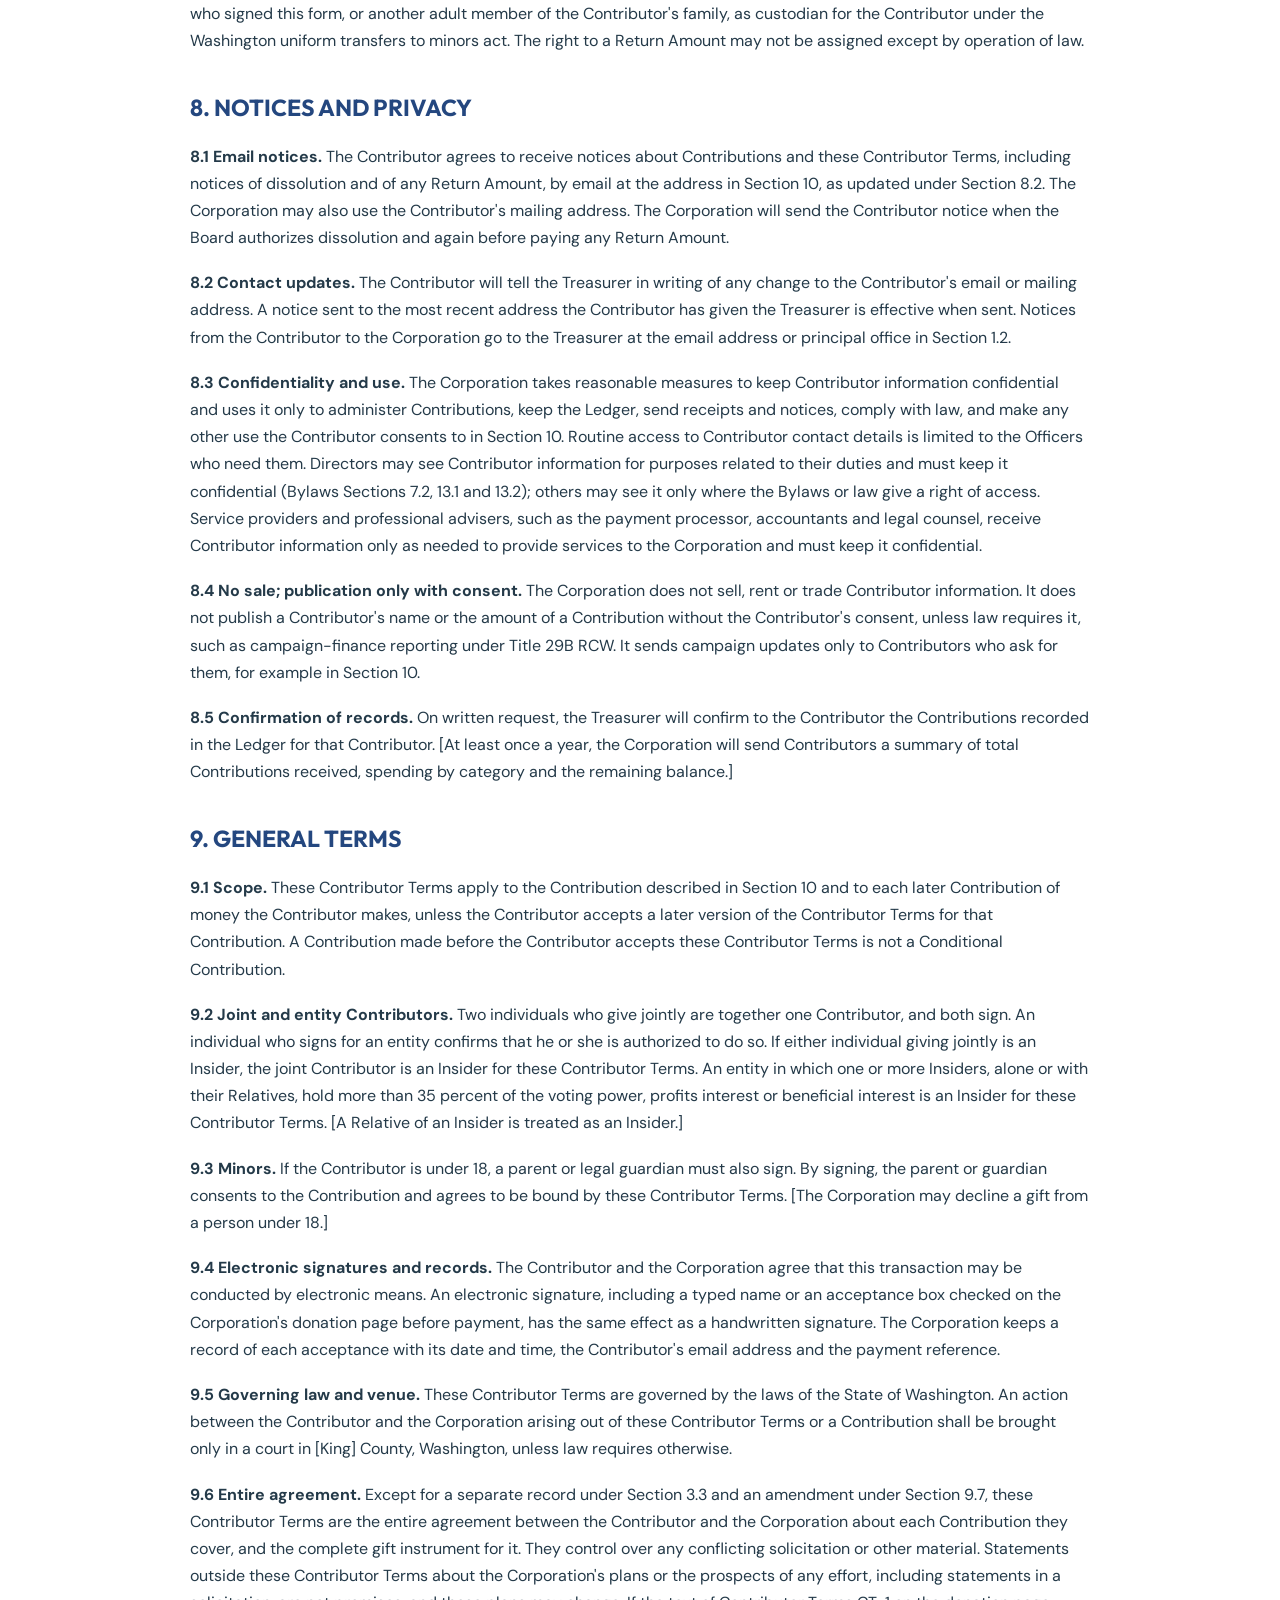
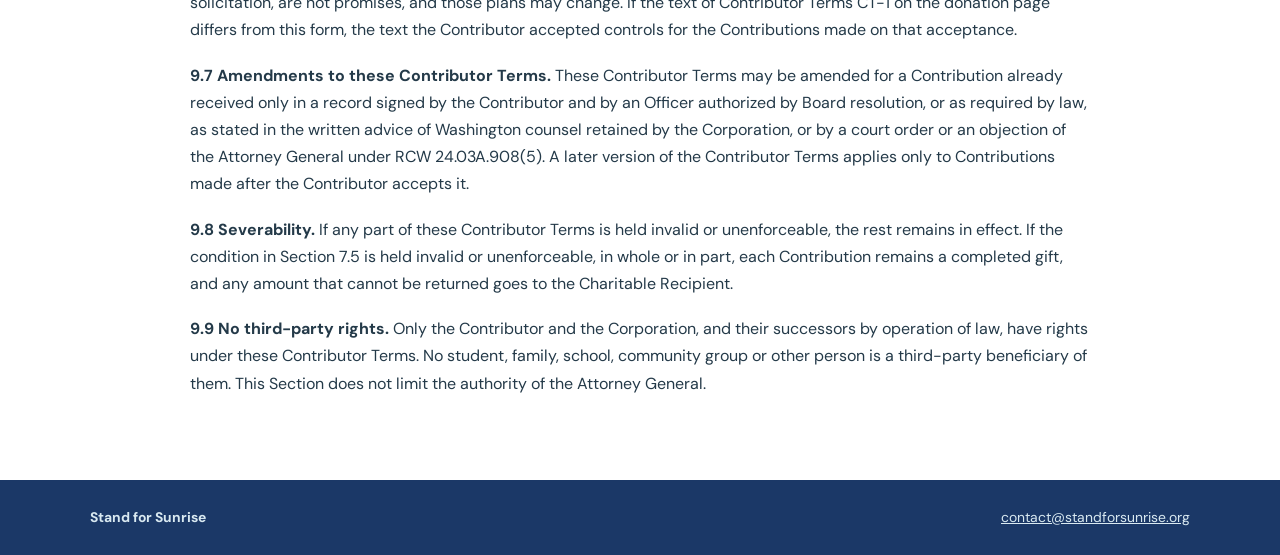
<file: contributor-agreement.html>
<!doctype html><html lang="en"><head><meta charset="utf-8"><meta name="viewport" content="width=device-width,initial-scale=1"><title>Contribution Terms | Stand for Sunrise</title><link rel="stylesheet" href="style.css"><style>.agreement{max-width:900px;padding-top:45px;padding-bottom:65px}.agreement h1{font-size:2.7rem;color:var(--navy)}.agreement h2{font-size:1.45rem;margin:38px 0 18px;letter-spacing:0;line-height:1.4;color:var(--navy)}.agreement p{overflow-wrap:anywhere}.draft-notice{padding:22px;border-left:5px solid var(--gold);background:#fff2e7;margin:22px 0 30px}.agreement a{color:var(--navy)}.table-wrap{overflow-x:auto;margin:22px 0}table{border-collapse:collapse;width:100%;font-size:.9rem}td{border:1px solid #dce3ec;padding:12px;vertical-align:top}td:first-child{min-width:220px}td:nth-child(2){min-width:220px}@media print{header,nav,.page-actions{display:none}.agreement{max-width:none;padding:0}h2{break-after:avoid}tr{break-inside:avoid}}</style></head><body><header class="header"><div class="container nav"><a class="logo" href="index.html"><img class="brand-photo" src="sunrise.jpg" alt="Sunrise Elementary school sign"> Stand for Sunrise</a><nav><a href="index.html">Home</a><a href="contribute.html">Contribute</a></nav></div></header><main class="container agreement"><h1>Contribution Terms</h1><div class="draft-notice"><strong>Version 1</strong><p>Stand for Sunrise reserves the right to publish updated versions of these Contribution Terms. Updates apply to future contributions after acceptance of the updated terms. Changes affecting contributions already received remain subject to Sections 7.8 and 9.7.</p></div><p class="page-actions"><a href="contribute.html">Back to contribution options</a></p><p><strong>STAND FOR SUNRISE (WA UBI Number: 606 321 263)</strong></p><p><strong>Contribution Terms — Version 1</strong></p><p>Defined terms are in Section 2. This page provides contribution terms for review and awareness; no signature is collected here.</p><h2>1. THE CORPORATION</h2><p><strong>1.1 Identity.</strong> Stand for Sunrise, of [City], Washington, is an independent nonprofit corporation operating under section 501(c)(4) of the Internal Revenue Code. It is not part of any unit of government, including [the school district] and Sunrise Elementary School, and it does not act for them.</p><p><strong>1.2 Contact details.</strong> Principal office: [street address], [City], WA [ZIP code]. Website: standforsunrise.org. Email for notices to the Treasurer: [email address].</p><p><strong>1.3 Registration.</strong> [Currently registered with the Washington state secretary of state as required by law. Stand for Sunrise&#x27;s registration under chapter 19.09 RCW is on file with the Secretary of State, and additional financial and other information is available from the Secretary of State at 1-800-332-4483 or [Secretary of State charities web page].]</p><h2>2. DEFINITIONS</h2><p>In these Contributor Terms, &quot;Articles&quot; means the filed articles of incorporation of the Corporation, as amended or restated, and &quot;Bylaws&quot; means the bylaws of the Corporation, as amended or restated. The terms defined below are also defined in the Articles (Articles I and VIII) or the Bylaws (Sections 1.1 and 1.3); for these Contributor Terms, the definitions in this Section 2 govern. Until the amended and restated articles of incorporation adopted by the Board on [date of adoption] are filed, references to Article VIII of the Articles are to Article VIII of those adopted articles.</p><p>&quot;Corporation&quot; means Stand for Sunrise, a Washington nonprofit corporation under chapter 24.03A RCW (UBI 606 321 263).</p><p>&quot;Board&quot; means the board of directors of the Corporation.</p><p>&quot;Director&quot; means a member of the Board.</p><p>&quot;Officer&quot; means an officer of the Corporation elected or appointed under Bylaws Article IV.</p><p>&quot;Insider&quot; means a Director, an Officer, or any other person in a position to exercise substantial influence over the affairs of the Corporation.</p><p>&quot;Relative&quot; of an individual means the individual&#x27;s spouse or domestic partner, parent, child, sibling, grandparent or grandchild, the spouse or domestic partner of any of them, and any person sharing the individual&#x27;s household.</p><p>&quot;Ledger&quot; means the Master Contributor Ledger kept by the Treasurer.</p><p>&quot;Financial Controls Policy&quot; means the written policy, not part of the Bylaws, that the Board adopts by resolution under Bylaws Section 5.5.</p><p>&quot;Payment Error&quot; means a duplicate payment, the excess part of a payment made in the wrong amount, or a payment made by unauthorized use of a card or account.</p><p>&quot;Contribution&quot; means money or other property given to the Corporation as a gift, other than a Payment Error or a gift the Corporation declines and returns before recording it in the Ledger as accepted.</p><p>&quot;Contributor&quot; means the person, individual or entity, who makes a Contribution, as identified in the Ledger.</p><p>&quot;Contributor Terms&quot; means the written donation terms approved by Board resolution, each version identified by a label and approval date (the first: &quot;Contributor Terms CT-1, approved by the Board on [date]&quot;), as set out in the Contributor Agreement and on the Corporation&#x27;s donation page.</p><p>&quot;Conditional Contribution&quot; means a Contribution of money made under a version of the Contributor Terms that states the condition described in paragraph 3(b) of Article VIII of the Articles, as Section 7.5 does, which version the Contributor accepted in a signed writing (including an electronic signature) or by click-through acceptance before or at the time of the Contribution.</p><p>&quot;Net Contribution&quot; of a Contributor means the money the Corporation actually received from that Contributor as Conditional Contributions made while the Contributor was not an Insider, counted before payment-processing fees, less all amounts refunded, reversed or charged back on them and any part of them set aside under clause (b) of the definition of Remaining Net Assets.</p><p>&quot;Total Contributions&quot; means all money the Corporation actually received as Contributions, whether or not Conditional Contributions and including Contributions of Insiders, counted before payment-processing fees, less all amounts refunded, reversed or charged back and any amount set aside under clause (b) of the definition of Remaining Net Assets.</p><p>&quot;Remaining Net Assets&quot; means the Corporation&#x27;s money left after (a) all known liabilities and obligations, including winding-up costs and any reserve the Bylaws require, are paid, satisfied and discharged or adequately provided for, and (b) property that a trust, or a gift instrument other than the Contributor Terms, requires to be returned, transferred or used for a particular purpose is set aside for it. It excludes property received as a Contribution of property other than money, and its proceeds.</p><p>&quot;Return Amount&quot; of a Contributor means the Contributor&#x27;s Net Contribution multiplied by the lesser of one and the quotient of Remaining Net Assets divided by Total Contributions. Any amount later released from a reserve is added to Remaining Net Assets, and any resulting increase is paid. [A Return Amount, or an increase, of less than $[25] is not paid.]</p><p>&quot;Charitable Recipient&quot; means [name of charity or public body] or, if at the time of distribution it does not exist, is not an entity or government described in RCW 24.03A.906(2)(b)(i) or (ii), or declines the distribution, one or more entities operated exclusively for charitable purposes, or a federal, tribal, state or local government for a public purpose, as the Board selects in the plan of distribution.</p><h2>3. PURPOSE AND USE OF FUNDS</h2><p><strong>3.1 Purpose.</strong> Contributions support the Corporation&#x27;s purposes stated in Article III of the Articles and Bylaws Section 2.1, including its efforts to protect and preserve public education resources and community schools within Northshore School District, promote accountability and legal compliance by public educational institutions, and safeguard the educational interests of students, families, and surrounding communities.. The Corporation does not promise any particular result.</p><p><strong>3.2 Use of funds.</strong> The Board decides how and when Contributions are used. The Corporation may use them for any lawful activity within its purposes, including (not limited to) legal fees and litigation costs; consultants and other professional services, such as educational, demographic and financial analysis; research; community outreach, communications, advocacy and lobbying; fundraising; insurance; filing, registration and other government fees; accounting, banking and payment-processing costs; indemnification and other payments the Articles or Bylaws require; other administrative costs; and winding-up costs.</p><p><strong>3.3 No use restriction or trust.</strong> Contributions are not restricted to any particular use, are not held in trust, and may be combined with the Corporation&#x27;s other money. A narrower restriction applies to a Contribution only if the Board approves it and an authorized Officer agrees to it in a separate signed record. Such a record must state that the Board decides whether, when and how to pursue the activity it names, and that the restriction ends, and the Contribution may be used as Section 3.2 provides, if the Board decides not to pursue that activity or to end it, or completes it with money left over.</p><p><strong>3.4 Political activity and pay.</strong> Contributions may be used to influence the selection, nomination, election or appointment of any individual to public office, or to support or oppose a ballot proposition, only as Bylaws Section 2.4 permits. Directors serve without pay; documented, reasonable expenses may be reimbursed as Bylaws Section 9.3 provides.</p><p><strong>3.5 Board decisions.</strong> The Board decides how the Corporation pursues its purposes (Bylaws Section 3.5), including which advocacy, research and other activities to undertake and when, which lawyers, consultants and other professionals to engage, and whether, when and how to start, join, fund, continue, appeal, settle or end any lawsuit, appeal or other legal proceeding, or to pursue none. For a proceeding brought by others to which the Corporation is not a party, the Board decides only whether, and on what terms, the Corporation pays for it; the parties to it and their lawyers control it. The Board may change any such decision, and no Contribution gives a right, other than the approval right in Section 7.8, to require, approve or veto one. Except as Sections 3.3, 3.4, 7.4 and 7.5 provide, the Corporation does not promise to take, or not to take, any particular advocacy or legal action, and no Contribution is conditioned on any action or result. Subject to Sections 3.3 and 7.4, if the Board decides not to pursue, or to end, any activity or legal proceeding, Contributions may be used for any other activity within the Corporation&#x27;s purposes, as Section 3.2 provides. Spending on any activity, whether or not the Contributor favors it, reduces the amount available for Return Amounts.</p><h2>4. NO MEMBERSHIP, VOTING RIGHTS OR AGENCY</h2><p><strong>4.1 No membership or voting rights.</strong> A Contribution does not make the Contributor a member of the Corporation. It gives no right to vote, to elect Directors, or to manage or direct the Corporation&#x27;s activities and affairs, which are managed by or under the direction of the Board. The approval right in Section 7.8 does not make any Contributor a member.</p><p><strong>4.2 No agency or fiduciary relationship.</strong> These Contributor Terms create no employment, agency, partnership, joint venture or fiduciary relationship between the Contributor and the Corporation, and no Director or Officer acts as a trustee or fiduciary for the Contributor. The Contributor may not bind the Corporation, sign contracts, incur expenses, or solicit or collect money on its behalf unless the Board, or an Officer acting under a Board resolution, authorizes it in writing.</p><p><strong>4.3 Volunteers.</strong> A Contributor who volunteers acts for the Corporation only within that written authorization and uses only fundraising wording and methods the Board has approved.</p><p><strong>4.4 Payments.</strong> Checks must be made payable only to &quot;Stand for Sunrise&quot;. The Corporation receives Contributions only into accounts in its own name (Bylaws Section 5.2), never into an individual&#x27;s personal bank, payment-app or crowdfunding account.</p><h2>5. TAX STATUS</h2><p><strong>5.1 Not deductible. Contributions or gifts to Stand for Sunrise are not deductible as charitable contributions for federal income tax purposes.</strong></p><p><strong>5.2 Status and solicitations.</strong> The Corporation&#x27;s federal tax status is stated in Article IV of the Articles and Bylaws Section 2.2, and Bylaws Section 2.5(c) requires the statement in Section 5.1 in each fundraising solicitation. The Corporation does not give tax advice to Contributors.</p><h2>6. LIABILITY</h2><p><strong>6.1 Separate entity.</strong> The Corporation is a legal entity separate from its Contributors, Directors, Officers and volunteers, and its debts and obligations are its own. A Contribution does not by itself make the Contributor responsible for any debt, obligation or act of the Corporation.</p><p><strong>6.2 Return Amounts.</strong> A Contributor who receives a Return Amount may have to give back part or all of it if law requires, for example toward a claim against the Corporation that was not barred (RCW 24.03A.922(2)) or as recoupment of a distribution later held unlawful (RCW 24.03A.610(3)(b)).</p><p><strong>6.3 Own acts.</strong> These Contributor Terms do not change any person&#x27;s responsibility for that person&#x27;s own acts.</p><h2>7. REFUNDS AND RETURN ON DISSOLUTION</h2><p><strong>7.1 Gifts.</strong> Each Contribution is a gift. It is not a loan, deposit or investment, and it earns no interest. Under these Contributor Terms, the only return of a Contribution is the conditional return on dissolution in Section 7.5. That return is an express condition of each Conditional Contribution, is never more than the Contributor&#x27;s Net Contribution, and may be small or nothing. These Contributor Terms provide no return of gifts of property other than money.</p><p><strong>7.2 Payment Errors.</strong> Payment Errors (duplicate payments, overpayments and unauthorized use of a card or account) are not gifts and are returned once confirmed. Contributions are not refundable before dissolution, except as law requires. Disagreement with a decision of the Board, including a decision about legal action, is not by itself a ground for a refund. A confirmed Payment Error is returned through the original payment method where possible. The Contributor should report a suspected Payment Error to the Treasurer within [60] days after the payment, but a confirmed Payment Error is returned whenever it is found. Payment Errors are handled under item 4 of the Financial Controls Policy.</p><p><strong>7.3 Acceptance and declined gifts.</strong> The Corporation accepts a gift by recording it in the Ledger as accepted, and then sends the Contributor a written receipt. Before then, the Corporation may decline the gift, and it returns a declined gift in full.</p><p><strong>7.4 Wind-down.</strong> [Option A: Article VIII, paragraph 2 of the Articles, as in effect when these Contributor Terms were approved, requires that:] [Option B: As a term of each Conditional Contribution, the Corporation agrees that:] Within [90] days after the earliest of (a) the later of the school district board&#x27;s final decision on whether to close or consolidate Sunrise Elementary School and the end of every appeal under RCW 28A.645.010 or other legal proceeding challenging that decision or, if none is filed, the last day on which an appeal under RCW 28A.645.010 could have been filed; (b) [12] consecutive months during which no proposal to close or consolidate the school is pending before the district board; or (c) [date], the Board shall authorize dissolution unless a majority of the Directors in office finds in writing, giving reasons, that continuing is necessary to the Corporation&#x27;s purposes. [Option A: Bylaws Section 6.1 contains the same requirement. The Articles may be amended as their Article IX provides, subject to Section 7.8.] [Option B: Article VIII, paragraph 2 of the Articles and Bylaws Section 6.1 contain the same requirement. This Section does not require the Corporation to bring, join, continue or end any appeal or other legal proceeding, and clause (a) refers only to a proceeding that is actually brought. A finding under this Section made in good faith is conclusive.]</p><p><strong>7.5 Return on dissolution.</strong> The Corporation accepts and holds each Conditional Contribution upon the express condition that, if the Corporation dissolves, it will return the Contributor&#x27;s Return Amount to the Contributor; this condition occurs by reason of the dissolution. [If the Corporation merges into another entity or converts into another type of entity, the condition in this Section also occurs by reason of that transaction (RCW 24.03A.715(3) and 24.03A.770(3)), and Return Amounts are computed as if the Corporation had dissolved on the transaction&#x27;s effective date.] The Return Amount is paid in money only after all known liabilities and obligations of the Corporation, including winding-up costs, are paid or adequately provided for; only to the extent RCW 24.03A.155, 24.03A.906 and 24.03A.916 permit; and, where RCW 24.03A.908 applies, only after the plan of distribution is approved, or deemed approved, by the Attorney General, or approved by a court, under RCW 24.03A.908(5). The total of all Return Amounts shall not exceed Remaining Net Assets; if it would, each Return Amount is reduced by the same percentage. A Return Amount may be small or nothing. All other remaining property, except property subject to other gift terms, goes to the Charitable Recipient, including any part of a Return Amount that is waived[, below the minimum in the definition of Return Amount] or not permitted by law to be paid. Unclaimed Return Amounts are handled as chapter 63.30 RCW requires. This condition binds the Corporation under these Contributor Terms. A Return Amount is a distribution under RCW 24.03A.906(2)(e) or (3); it is not a liability or obligation of the Corporation for purposes of RCW 24.03A.906(1), this Section or the definition of Remaining Net Assets. The Corporation will not reduce a Return Amount attributable to Conditional Contributions already received without the Contributor&#x27;s consent in a record, except as required by law, as stated in the written advice of Washington counsel retained by the Corporation, or by a court order or an objection of the Attorney General under RCW 24.03A.908(5).</p><p><strong>7.6 Insiders.</strong> The Contributor waives any return of a Contribution made while the Contributor is an Insider, and waives any Return Amount if the Contributor is an Insider at any time from [12] months before the Board authorizes dissolution or, for any other dissolution, before it takes effect, until the final distribution; each waived amount goes to the Charitable Recipient. The Contributor will tell the Treasurer in writing within [30] days after becoming an Insider.</p><p><strong>7.7 Dissolution process.</strong> Dissolution and distribution follow Article VIII, paragraphs 2 to 4 of the Articles and Article VI of the Bylaws (Sections 6.1 to 6.5), which provide for a written plan of distribution, notice to creditors, provision for later claims, notice to the Attorney General where required, and written legal advice before any Return Amount is paid.</p><p><strong>7.8 Amendments to the Articles or Bylaws.</strong> Under Article VIII, paragraph 5 of the Articles and Bylaws Section 14.2, no amendment to the Articles or Bylaws reduces the Contributor&#x27;s Return Amount attributable to Conditional Contributions already received without the Contributor&#x27;s approval in a record, except as those provisions permit.</p><p><strong>7.9 Payment of Return Amounts.</strong> The Corporation pays each Return Amount to the Contributor at the most recent address the Contributor has given the Treasurer. For a joint Contribution, it pays the joint Contributors together or, if one has died, the survivor. Any amount payable while the Contributor is under 18 is paid to the conservator or guardian of the Contributor&#x27;s property, if one has been appointed. Otherwise, it is paid, as RCW 11.114.070 permits, to the parent or guardian who signed this form, or another adult member of the Contributor&#x27;s family, as custodian for the Contributor under the Washington uniform transfers to minors act. The right to a Return Amount may not be assigned except by operation of law.</p><h2>8. NOTICES AND PRIVACY</h2><p><strong>8.1 Email notices.</strong> The Contributor agrees to receive notices about Contributions and these Contributor Terms, including notices of dissolution and of any Return Amount, by email at the address in Section 10, as updated under Section 8.2. The Corporation may also use the Contributor&#x27;s mailing address. The Corporation will send the Contributor notice when the Board authorizes dissolution and again before paying any Return Amount.</p><p><strong>8.2 Contact updates.</strong> The Contributor will tell the Treasurer in writing of any change to the Contributor&#x27;s email or mailing address. A notice sent to the most recent address the Contributor has given the Treasurer is effective when sent. Notices from the Contributor to the Corporation go to the Treasurer at the email address or principal office in Section 1.2.</p><p><strong>8.3 Confidentiality and use.</strong> The Corporation takes reasonable measures to keep Contributor information confidential and uses it only to administer Contributions, keep the Ledger, send receipts and notices, comply with law, and make any other use the Contributor consents to in Section 10. Routine access to Contributor contact details is limited to the Officers who need them. Directors may see Contributor information for purposes related to their duties and must keep it confidential (Bylaws Sections 7.2, 13.1 and 13.2); others may see it only where the Bylaws or law give a right of access. Service providers and professional advisers, such as the payment processor, accountants and legal counsel, receive Contributor information only as needed to provide services to the Corporation and must keep it confidential.</p><p><strong>8.4 No sale; publication only with consent.</strong> The Corporation does not sell, rent or trade Contributor information. It does not publish a Contributor&#x27;s name or the amount of a Contribution without the Contributor&#x27;s consent, unless law requires it, such as campaign-finance reporting under Title 29B RCW. It sends campaign updates only to Contributors who ask for them, for example in Section 10.</p><p><strong>8.5 Confirmation of records.</strong> On written request, the Treasurer will confirm to the Contributor the Contributions recorded in the Ledger for that Contributor. [At least once a year, the Corporation will send Contributors a summary of total Contributions received, spending by category and the remaining balance.]</p><h2>9. GENERAL TERMS</h2><p><strong>9.1 Scope.</strong> These Contributor Terms apply to the Contribution described in Section 10 and to each later Contribution of money the Contributor makes, unless the Contributor accepts a later version of the Contributor Terms for that Contribution. A Contribution made before the Contributor accepts these Contributor Terms is not a Conditional Contribution.</p><p><strong>9.2 Joint and entity Contributors.</strong> Two individuals who give jointly are together one Contributor, and both sign. An individual who signs for an entity confirms that he or she is authorized to do so. If either individual giving jointly is an Insider, the joint Contributor is an Insider for these Contributor Terms. An entity in which one or more Insiders, alone or with their Relatives, hold more than 35 percent of the voting power, profits interest or beneficial interest is an Insider for these Contributor Terms. [A Relative of an Insider is treated as an Insider.]</p><p><strong>9.3 Minors.</strong> If the Contributor is under 18, a parent or legal guardian must also sign. By signing, the parent or guardian consents to the Contribution and agrees to be bound by these Contributor Terms. [The Corporation may decline a gift from a person under 18.]</p><p><strong>9.4 Electronic signatures and records.</strong> The Contributor and the Corporation agree that this transaction may be conducted by electronic means. An electronic signature, including a typed name or an acceptance box checked on the Corporation&#x27;s donation page before payment, has the same effect as a handwritten signature. The Corporation keeps a record of each acceptance with its date and time, the Contributor&#x27;s email address and the payment reference.</p><p><strong>9.5 Governing law and venue.</strong> These Contributor Terms are governed by the laws of the State of Washington. An action between the Contributor and the Corporation arising out of these Contributor Terms or a Contribution shall be brought only in a court in [King] County, Washington, unless law requires otherwise.</p><p><strong>9.6 Entire agreement.</strong> Except for a separate record under Section 3.3 and an amendment under Section 9.7, these Contributor Terms are the entire agreement between the Contributor and the Corporation about each Contribution they cover, and the complete gift instrument for it. They control over any conflicting solicitation or other material. Statements outside these Contributor Terms about the Corporation&#x27;s plans or the prospects of any effort, including statements in a solicitation, are not promises, and those plans may change. If the text of Contributor Terms CT-1 on the donation page differs from this form, the text the Contributor accepted controls for the Contributions made on that acceptance.</p><p><strong>9.7 Amendments to these Contributor Terms.</strong> These Contributor Terms may be amended for a Contribution already received only in a record signed by the Contributor and by an Officer authorized by Board resolution, or as required by law, as stated in the written advice of Washington counsel retained by the Corporation, or by a court order or an objection of the Attorney General under RCW 24.03A.908(5). A later version of the Contributor Terms applies only to Contributions made after the Contributor accepts it.</p><p><strong>9.8 Severability.</strong> If any part of these Contributor Terms is held invalid or unenforceable, the rest remains in effect. If the condition in Section 7.5 is held invalid or unenforceable, in whole or in part, each Contribution remains a completed gift, and any amount that cannot be returned goes to the Charitable Recipient.</p><p><strong>9.9 No third-party rights.</strong> Only the Contributor and the Corporation, and their successors by operation of law, have rights under these Contributor Terms. No student, family, school, community group or other person is a third-party beneficiary of them. This Section does not limit the authority of the Attorney General.</p></main><footer><div class="container footer"><strong>Stand for Sunrise</strong><a href="mailto:contact@standforsunrise.org">contact@standforsunrise.org</a></div></footer></body></html>
</file>
<file: style.css>
@import url('https://fonts.googleapis.com/css2?family=DM+Sans:wght@400;500;600;700&family=Outfit:wght@400;500;600;700;800&display=swap');
:root{--navy:#24477f;--blue:#24477f;--sky:#eef2f8;--gold:#c9693a;--ink:#243a49;--muted:#526776}
*{box-sizing:border-box}html{scroll-behavior:smooth}body{margin:0;min-width:320px;background:#fff;color:var(--ink);font-family:'DM Sans',sans-serif;line-height:1.7}h1,h2,h3,.logo{font-family:Outfit,sans-serif}h1,h2{line-height:1.15;letter-spacing:-.035em}h1{font-size:clamp(3rem,6.5vw,6rem);margin:16px 0 25px}h2{font-size:clamp(2rem,3.5vw,3.15rem);margin:8px 0 22px}h3{font-size:1.4rem;margin:12px 0}p{margin:0 0 18px}.container{width:min(100% - 96px,1100px);margin-inline:auto}.narrow{max-width:760px;margin-inline:auto}.header{background:#fff;box-shadow:0 2px 12px #173c5512}.nav{min-height:84px;display:flex;align-items:center;justify-content:space-between;gap:25px}.logo{font-weight:800;font-size:1.45rem;text-decoration:none;color:var(--navy);white-space:nowrap}.sun{color:#c9693a;font-size:1.8rem;vertical-align:middle}nav{display:flex;gap:22px;flex-wrap:wrap}nav a{text-decoration:none;font-weight:700;color:var(--navy);font-size:.88rem}.hero{background:linear-gradient(125deg,#24477f,#24477f);color:white;padding:110px 0 115px}.hero-inner{max-width:760px}.hero h1 span{color:var(--gold)}.lead{font-size:1.22rem;max-width:580px;color:#e9f5fb}.eyebrow{font-size:.8rem;font-weight:800;letter-spacing:.13em;color:#b85e31}.hero .eyebrow{color:#f0a477}.section{padding:90px 0}.tinted{background:var(--sky)}.cards{display:grid;grid-template-columns:repeat(3,minmax(0,1fr));gap:22px;margin-top:42px}.cards article{background:#fff;border:1px solid #dcebf1;border-radius:14px;padding:28px}.icon{font-size:2.2rem;color:#c9693a}.callout{border-left:5px solid var(--gold);background:#f8fbfc;padding:28px 32px;margin-top:30px;border-radius:0 10px 10px 0}.callout p{margin:15px 0 0}.badge{display:inline-block;background:#f7e3d8;border-radius:30px;padding:4px 12px;font-size:.77rem;font-weight:800;letter-spacing:.06em}.resource-section{background:var(--navy);color:white}.resource-section .eyebrow{color:#ffdc83}.button{display:inline-block;background:var(--gold);color:#fff;padding:13px 23px;border-radius:7px;text-decoration:none;font-weight:800;margin-top:10px}footer{background:#1b3867;color:#d9e9f1}.footer{padding-top:26px;padding-bottom:26px;display:flex;justify-content:space-between;gap:15px;flex-wrap:wrap;font-size:.87rem}@media(max-width:850px){.nav{padding:18px 0;display:block}nav{margin-top:12px;gap:12px 20px}.cards{grid-template-columns:1fr}.section{padding:65px 0}}@media(max-width:600px){.container{width:calc(100% - 40px)}.hero{padding:75px 0 85px}h1{font-size:clamp(2.7rem,11vw,4rem)}.cards{margin-top:30px}.callout{padding:22px}.logo{font-size:1.25rem}nav a{font-size:.8rem}}
.logo{display:inline-flex;align-items:center}.logo @media(max-width:600px){}

/* Compact, borderless school-photo wordmark */
.logo{display:inline-flex;align-items:center;gap:12px;line-height:1.2}.brand-photo{display:block;width:66px;height:42px;object-fit:cover;object-position:50% 77%;border:0;border-radius:5px;margin:0;box-shadow:none;flex-shrink:0}@media(max-width:600px){.brand-photo{width:54px;height:36px}.logo{gap:9px}}

/* Sunrise-blue header */
.header{background:#24477f;box-shadow:none}.header .logo,.header nav a{color:#fff}.header nav a:hover{color:#f1c5ac}.header .logo{color:#fff}

details{border-bottom:1px solid #dce3ec;padding:19px 0}summary{cursor:pointer;font-weight:700;color:var(--navy)}details p{margin:15px 0 0}details a{color:var(--navy);overflow-wrap:anywhere}footer a{color:inherit}a:focus-visible,summary:focus-visible{outline:3px solid var(--gold);outline-offset:4px}@media(prefers-reduced-motion:reduce){html{scroll-behavior:auto}}

.governance-docs{margin-top:30px}.governance-docs article{padding:22px 0;border-bottom:1px solid #d5dfeb}.governance-docs article p{margin-bottom:12px}#governance .callout a{overflow-wrap:anywhere;color:var(--navy)}.resource-section .button{margin-right:12px}nav{justify-content:flex-end}

.timeline-heading{margin-top:42px}.timeline-heading h3{color:var(--navy);font-size:1.65rem}.closure-timeline{list-style:none;padding:0;margin:28px 0;background:#fff;border:1px solid #dce3ec;border-radius:14px;overflow:hidden}.closure-timeline li{display:grid;grid-template-columns:210px 1fr;gap:30px;padding:25px 30px;border-bottom:1px solid #e5eaf1}.closure-timeline li:last-child{border-bottom:0}.timeline-date{font-family:Outfit,sans-serif;font-weight:700;color:var(--navy);border-left:3px solid var(--gold);padding-left:18px}.timeline-status{display:block;font-family:'DM Sans',sans-serif;font-size:.75rem;font-weight:500;color:var(--muted);margin-top:5px}.timeline-copy h4{font-family:Outfit,sans-serif;font-size:1.2rem;line-height:1.35;margin:0 0 8px}.timeline-copy p{margin:0;color:var(--muted)}.timeline-source{font-size:.82rem;color:var(--muted)}.timeline-source a{color:var(--navy)}@media(max-width:600px){.closure-timeline li{grid-template-columns:1fr;gap:12px;padding:22px}.timeline-status{display:inline-block;margin:0 0 0 12px}.timeline-heading{margin-top:30px}}

/* Horizontal milestone carousel */
.timeline-controls{display:flex;align-items:center;justify-content:flex-end;gap:12px;margin:24px 0 12px}.timeline-controls>span{font-size:.85rem;color:var(--muted);margin-right:8px;font-variant-numeric:tabular-nums}.timeline-arrow{width:46px;height:46px;border-radius:50%;border:1px solid var(--navy);background:var(--navy);color:#fff;font-size:1.5rem;cursor:pointer;transition:background .2s}.timeline-arrow:hover:not(:disabled){background:var(--gold);border-color:var(--gold)}.timeline-arrow:disabled{opacity:.3;cursor:default}.timeline-arrow:focus-visible,.closure-timeline:focus-visible{outline:3px solid var(--gold);outline-offset:4px}.closure-timeline{position:relative;display:flex;gap:22px;overflow-x:auto;scroll-snap-type:x mandatory;scrollbar-width:none;border:0;border-radius:0;background:transparent;margin:0 0 24px;padding:0 0 12px;overscroll-behavior-x:contain}.closure-timeline::-webkit-scrollbar{display:none}.timeline-card{position:relative;flex:0 0 calc((100% - 44px)/3);scroll-snap-align:start;background:#fff;border:1px solid #dce3ec;border-radius:14px;padding:28px;min-height:300px}.timeline-date{border-left:0;padding:0 0 24px;font-size:1.05rem;position:relative;margin-bottom:25px;border-bottom:2px solid #e5eaf1}.timeline-date:after{content:'';position:absolute;width:12px;height:12px;border-radius:50%;background:var(--gold);bottom:-7px;left:0;box-shadow:0 0 0 5px #fff}.timeline-status{display:block;margin:6px 0 0;font-size:.75rem}.timeline-copy h4{font-size:1.3rem}.timeline-copy p{font-size:.97rem}@media(max-width:850px){.timeline-card{flex-basis:calc((100% - 22px)/2)}}@media(max-width:600px){.timeline-card{flex-basis:88%;min-height:290px;padding:24px}.timeline-controls{margin-top:20px}.timeline-status{display:block;margin:6px 0 0}}

/* Clean milestone cards without decorative line or dot */
.timeline-date{border-bottom:0;padding-bottom:0;margin-bottom:22px}.timeline-date:after{display:none}

/* A tighter home-page rhythm, with an editorial introduction. */
#home .section{padding:56px 0}
#home #who{padding:52px 0 48px}
#home .section .eyebrow{margin:0 0 12px}
#home .section h2{margin:0 0 18px;font-size:clamp(2rem,3.3vw,3rem)}
#home .who-layout{display:grid;grid-template-columns:minmax(0,.85fr) minmax(0,1.15fr);gap:52px;align-items:start}
#home .who-heading h2{max-width:410px;color:var(--navy);font-size:clamp(2.1rem,3.5vw,3rem);margin:0}
#home .who-copy{padding-top:3px;font-size:1.03rem}
#home .who-copy>p{margin:0 0 18px}
#home .who-copy .independence-note{margin:0;padding-left:16px;border-left:3px solid var(--gold);color:var(--muted);font-size:.95rem}
#home #updates>.container>.narrow{max-width:900px;margin-left:0}
#home .timeline-controls{margin-top:16px}
#home .closure-timeline{margin-bottom:16px}
#home .timeline-source{margin-bottom:0}
#home .governance-docs{margin-top:20px}
#home .governance-docs article{padding:18px 0}
#home .section .narrow>p:last-child{margin-bottom:0}
#home #faq details{padding:16px 0}
@media(max-width:850px){
 #home .who-layout{grid-template-columns:1fr;gap:22px}
 #home .who-heading h2{max-width:none}
 #home .who-copy{padding:0}
 #home .section{padding:44px 0}
 #home #who{padding:40px 0}
}
@media(max-width:600px){
 #home .section{padding:36px 0}
 #home #who{padding:34px 0}
 #home .who-layout{gap:18px}
 #home .section h2{font-size:2rem;line-height:1.18}
 #home .who-copy{font-size:1rem}
}

/* Keep each timeline milestone only as tall as its own content. */
#home .closure-timeline{align-items:flex-start;padding-bottom:4px;margin-bottom:10px}
#home .timeline-card{min-height:0;padding:22px 24px}
#home .timeline-date{margin-bottom:16px}
#home .timeline-copy p{line-height:1.65}
#home #updates{padding-bottom:32px}
@media(max-width:600px){#home .timeline-card{padding:20px}#home #updates{padding-bottom:26px}}
</file>
